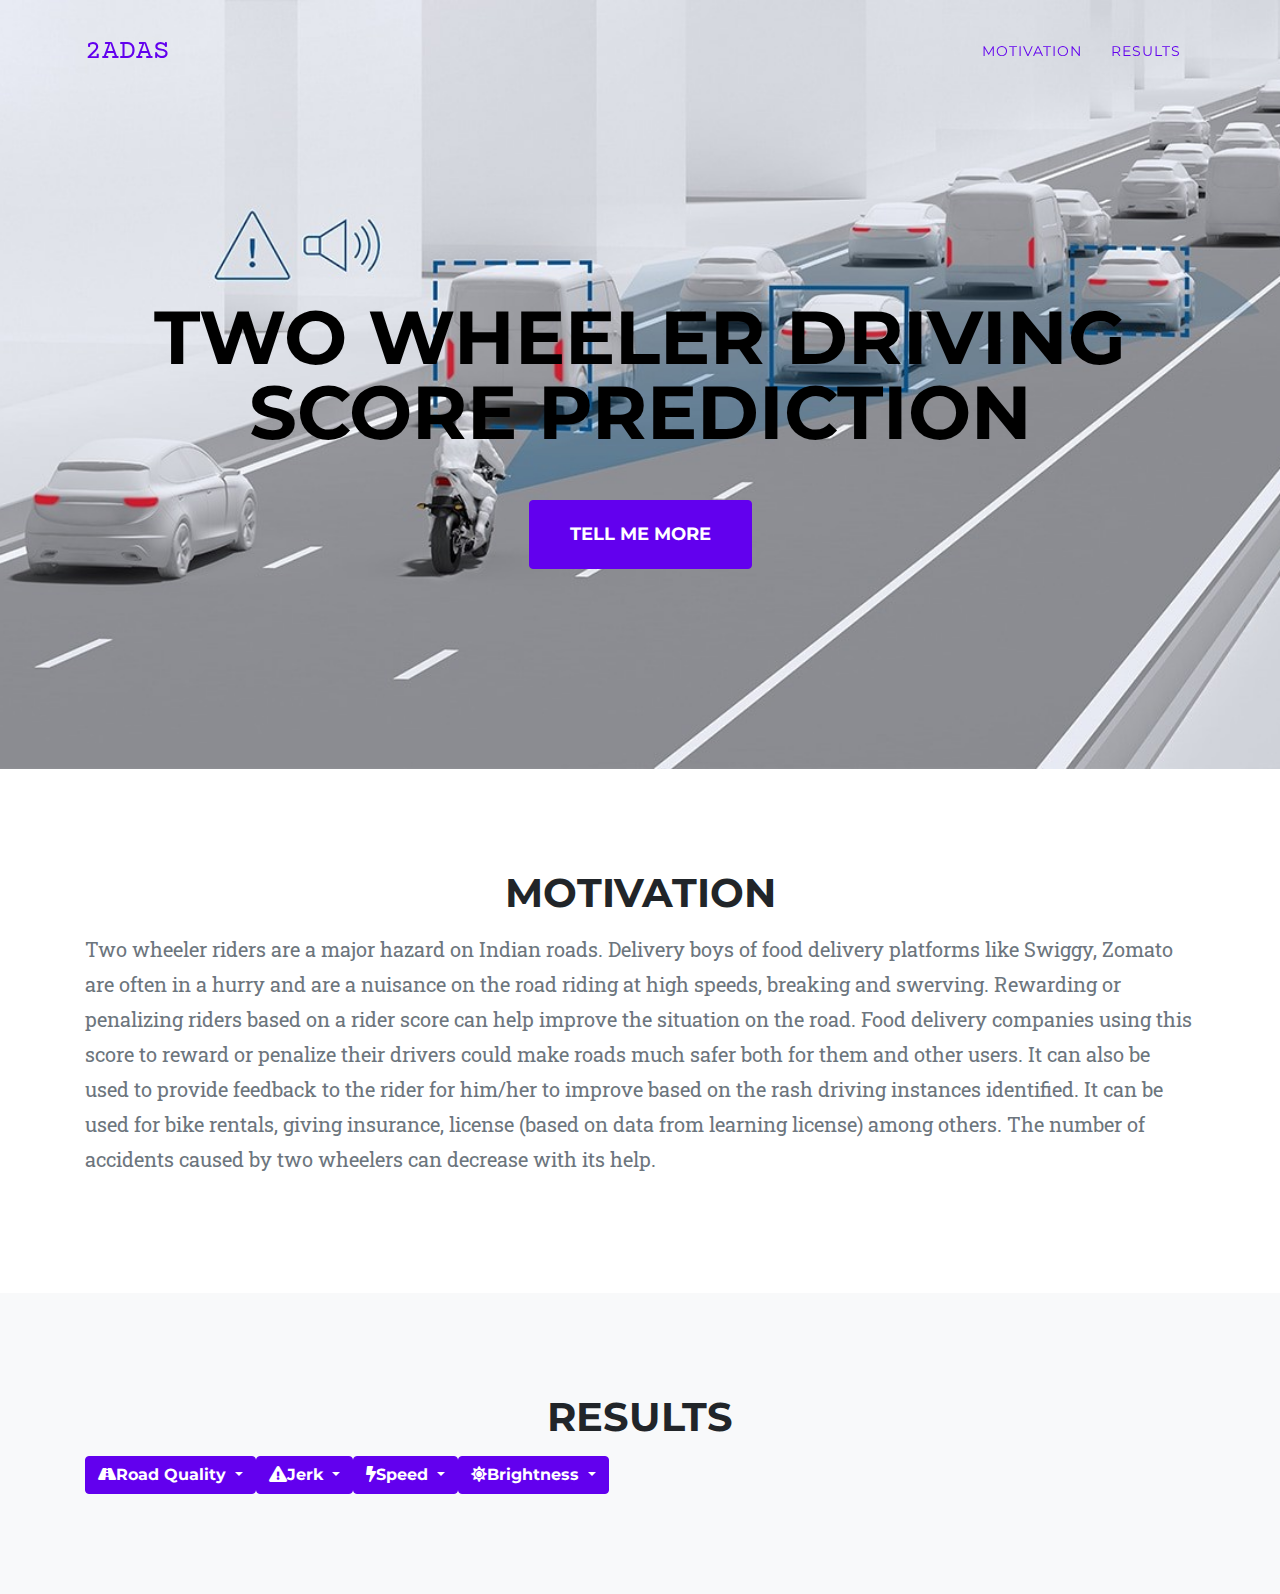
<file: index.html>
<!DOCTYPE html>
<html lang="en">

<head>

  <meta charset="utf-8">
  <meta name="viewport" content="width=device-width, initial-scale=1, shrink-to-fit=no">
  <meta name="description" content="">
  <meta name="author" content="">

  <title>Driving Score</title>

  <!-- FavIcon -->
  <link rel="shortcut icon" type="image/png" href="img/logos/cvit.jpg"/>

  <!-- Bootstrap core CSS -->
  <link href="vendor/bootstrap/css/bootstrap.min.css" rel="stylesheet">

  <!-- Custom fonts for this template -->
  <link href="vendor/fontawesome-free/css/all.min.css" rel="stylesheet" type="text/css">
  <link href="https://fonts.googleapis.com/css?family=Montserrat:400,700" rel="stylesheet" type="text/css">
  <link href='https://fonts.googleapis.com/css?family=Kaushan+Script' rel='stylesheet' type='text/css'>
  <link href='https://fonts.googleapis.com/css?family=Droid+Serif:400,700,400italic,700italic' rel='stylesheet' type='text/css'>
  <link href='https://fonts.googleapis.com/css?family=Roboto+Slab:400,100,300,700' rel='stylesheet' type='text/css'>
  <link href="https://fonts.googleapis.com/css?family=Courier+Prime&display=swap" rel="stylesheet">

  <!-- Custom styles for this template -->
  <link href="css/agency.css" rel="stylesheet">

</head>

<body id="page-top">

  <!-- Navigation -->
  <nav class="navbar navbar-expand-lg navbar-dark fixed-top" id="mainNav">
    <div class="container">
      <a class="navbar-brand js-scroll-trigger" href="#page-top">2ADAS</a>
      <button class="navbar-toggler navbar-toggler-right" type="button" data-toggle="collapse" data-target="#navbarResponsive" aria-controls="navbarResponsive" aria-expanded="false" aria-label="Toggle navigation">
        Menu
        <i class="fas fa-bars"></i>
      </button>
      <div class="collapse navbar-collapse" id="navbarResponsive">
        <ul class="navbar-nav text-uppercase ml-auto">
          <li class="nav-item">
            <a class="nav-link js-scroll-trigger" href="#services">Motivation</a>
          </li>
<!--           <li class="nav-item">
            <a class="nav-link js-scroll-trigger" href="#portfolio">Project</a>
          </li> -->
          <li class="nav-item">
            <a class="nav-link js-scroll-trigger" href="#about">Results</a>
          </li>
        </ul>
      </div>
    </div>
  </nav>

  <!-- Header -->
  <header class="masthead">
    <div class="container">
      <div class="intro-text">
        <div class="intro-heading text-uppercase">Two Wheeler Driving Score Prediction</div>
        <a class="btn btn-primary btn-xl text-uppercase js-scroll-trigger" href="#services">Tell Me More</a>
      </div>
    </div>
  </header>

  <!-- Motivation -->
  <section class="page-section" id="services">
    <div class="container">
      <div class="row">
        <div class="col-lg-12 text-center">
          <h2 class="section-heading text-uppercase">Motivation</h2>
          <p style="font-size:20px" class="text-muted">Two wheeler riders are a major hazard on Indian roads. Delivery boys of food delivery platforms like Swiggy, Zomato are often in a hurry and are a nuisance on the road riding at high speeds, breaking and swerving. Rewarding or penalizing riders based on a rider score can help improve the situation on the road. Food delivery companies using this score to reward or penalize their drivers could make roads much safer both for them and other users. It can also be used to provide feedback to the rider for him/her to improve based on the rash driving instances identified. It can be used for bike rentals, giving insurance, license (based on data from learning license) among others. The number of accidents caused by two wheelers can decrease with its help.  </h3>
        </div>
      </div>
    </div>
  </section>

  <!-- Project -->
<!--   <section class="page-section" id="portfolio">
    <div class="container">
      <div class="row">
        <div class="col-lg-12 text-center">
          <h2 class="section-heading text-uppercase">About</h2>
          <h3 class="section-subheading text-muted">Lorem ipsum dolor sit amet consectetur.</h3>
        </div>
      </div>
      <div class="row">
        <div class="col-lg-12">
          <ul class="timeline">
            <li>
              <div class="timeline-image">
                <img class="rounded-circle img-fluid" src="img/about/1.jpg" alt="">
              </div>
              <div class="timeline-panel">
                <div class="timeline-heading">
                  <h4>2009-2011</h4>
                    <h4 class="subheading">Our Humble Beginnings</h4>
                  </div>
                  <div class="timeline-body">
                  <p class="text-muted">Lorem ipsum dolor sit amet, consectetur adipisicing elit. Sunt ut voluptatum eius sapiente, totam reiciendis temporibus qui quibusdam, recusandae sit vero unde, sed, incidunt et ea quo dolore laudantium consectetur!</p>
                </div>
              </div>
            </li>
            <li class="timeline-inverted">
              <div class="timeline-image">
                <img class="rounded-circle img-fluid" src="img/about/2.jpg" alt="">
              </div>
              <div class="timeline-panel">
                <div class="timeline-heading">
                  <h4>March 2011</h4>
                  <h4 class="subheading">An Agency is Born</h4>
                </div>
                <div class="timeline-body">
                  <p class="text-muted">Lorem ipsum dolor sit amet, consectetur adipisicing elit. Sunt ut voluptatum eius sapiente, totam reiciendis temporibus qui quibusdam, recusandae sit vero unde, sed, incidunt et ea quo dolore laudantium consectetur!</p>
                </div>
              </div>
            </li>
            <li>
              <div class="timeline-image">
                <img class="rounded-circle img-fluid" src="img/about/3.jpg" alt="">
              </div>
              <div class="timeline-panel">
                <div class="timeline-heading">
                  <h4>December 2012</h4>
                  <h4 class="subheading">Transition to Full Service</h4>
                </div>
                <div class="timeline-body">
                  <p class="text-muted">Lorem ipsum dolor sit amet, consectetur adipisicing elit. Sunt ut voluptatum eius sapiente, totam reiciendis temporibus qui quibusdam, recusandae sit vero unde, sed, incidunt et ea quo dolore laudantium consectetur!</p>
                </div>
              </div>
            </li>
            <li class="timeline-inverted">
              <div class="timeline-image">
                <img class="rounded-circle img-fluid" src="img/about/4.jpg" alt="">
              </div>
              <div class="timeline-panel">
                <div class="timeline-heading">
                  <h4>July 2014</h4>
                  <h4 class="subheading">Phase Two Expansion</h4>
                </div>
                <div class="timeline-body">
                  <p class="text-muted">Lorem ipsum dolor sit amet, consectetur adipisicing elit. Sunt ut voluptatum eius sapiente, totam reiciendis temporibus qui quibusdam, recusandae sit vero unde, sed, incidunt et ea quo dolore laudantium consectetur!</p>
                </div>
              </div>
            </li>
            <li class="timeline-inverted">
              <div class="timeline-image">
                <h4>Be Part
                  <br>Of Our
                  <br>Story!</h4>
              </div>
            </li>
          </ul>
        </div>
      </div>
    </div>
  </section> -->

  <!-- Results -->
  <section class="bg-light page-section" id="about">
    <div class="container">
      <div class="row">
        <div class="col-lg-12 text-center">
          <h2 class="section-heading text-uppercase">Results</h2>
          <!-- <h3 class="section-subheading text-muted">Lorem ipsum dolor sit amet consectetur.</h3> -->
        </div>
      </div>
      <div class="btn-group">
        <div class="features">
          <button type="button" class="btn btn-primary dropdown-toggle" data-toggle="dropdown" aria-haspopup="true" aria-expanded="false">
            <i class="fa fa-road"></i><span>Road Quality</span>
          </button>
          <div class="dropdown-menu" aria-labelledby="navbarDropdown">
            <label class="container">Bad
                <input type="radio" class="radio" name= "road_quality_index" value="1" onclick="setFeature(0, 1);">
                <span class="checkmark"></span>
            </label>
            <label class="container">Good
                <input type="radio" class="radio" name= "road_quality_index" value="0" onclick="setFeature(0, 0);">
                <span class="checkmark"></span>
            </label>
             <label class="container">Average
                <input type="radio" class="radio" name= "road_quality_index" value="0.5" onclick="setFeature(0, 0.5);">
                <span class="checkmark"></span>
            </label>
            <label class="container">All
                <input type="radio" class="radio" name= "road_quality_index" value="2" onclick="setFeature(0, 2);" checked="checked">
                <span class="checkmark"></span>
            </label>
          </div>
        </div>

        <div class="features">
          <button type="button" class="btn btn-primary dropdown-toggle" data-toggle="dropdown" aria-haspopup="true" aria-expanded="false">
            <i class="fa fa-exclamation-triangle"></i><span>Jerk</span>
          </button>
          <div class="dropdown-menu" aria-labelledby="navbarDropdown">
            <label class="container">Yes
                <input type="radio" class="radio" name= "jerk" value="1" onclick="setFeature(1, 1);">
                <span class="checkmark"></span>
            </label>
            <label class="container">No
                <input type="radio" class="radio" name= "jerk" value="0" onclick="setFeature(1, 0);">
                <span class="checkmark"></span>
            </label>
            <label class="container">All
                <input type="radio" class="radio" name= "jerk" value="2" onclick="setFeature(1, 2);" checked="checked">
                <span class="checkmark"></span>
            </label>
          </div>
        </div>

        <div class="features">
          <button type="button" class="btn btn-primary dropdown-toggle" data-toggle="dropdown" aria-haspopup="true" aria-expanded="false">
            <i class="fa fa-bolt"></i><span>Speed</span>
          </button>
          <div class="dropdown-menu" aria-labelledby="navbarDropdown">
            <label class="container">Yes
                <input type="radio" class="radio" name= "speed_limit" value="1" onclick="setFeature(2, 1);">
                <span class="checkmark"></span>
            </label>
            <label class="container">No
                <input type="radio" class="radio" name= "speed_limit" value="0" onclick="setFeature(2, 0);">
                <span class="checkmark"></span>
            </label>
            <label class="container">All
                <input type="radio" class="radio" name= "speed_limit" value="2" onclick="setFeature(2, 2);" checked="checked">
                <span class="checkmark"></span>
            </label>
          </div>
        </div>

        <div class="features">
          <button type="button" class="btn btn-primary dropdown-toggle" data-toggle="dropdown" aria-haspopup="true" aria-expanded="false">
            <i class="fa fa-sun"></i><span>Brightness</span>
          </button>
          <div class="dropdown-menu" aria-labelledby="navbarDropdown">
            <label class="container">Day
                <input type="radio" class="radio" name= "day_night" value="1" onclick="setFeature(3, 1);">
                <span class="checkmark"></span>
            </label>
            <label class="container">Night
                <input type="radio" class="radio" name= "day_night" value="0" onclick="setFeature(3, 0);">
                <span class="checkmark"></span>
            </label>
            <label class="container">All
                <input type="radio" class="radio" name= "day_night" value="2" onclick="setFeature(3, 2);" checked="checked">
                <span class="checkmark"></span>
            </label>
          </div>
        </div>
      </div>
      <div class="row" id="videos">
      </div>
    </div>
  </section>

  <!-- Bootstrap core JavaScript -->
  <script src="vendor/jquery/jquery.min.js"></script>
  <script src="vendor/bootstrap/js/bootstrap.bundle.min.js"></script>

  <!-- Plugin JavaScript -->
  <script src="vendor/jquery-easing/jquery.easing.min.js"></script>

  <!-- Contact form JavaScript -->
  <script src="js/jqBootstrapValidation.js"></script>
  <script src="js/contact_me.js"></script>

  <!-- Custom scripts for this template -->
  <script src="js/agency.min.js"></script>

  <!-- Custom scripts for this template -->
  <script type = "text/javascript" src="js/data.json"></script>
  <script type = "text/javascript" src="js/data1.json"></script>
  <script src="js/loadData.js"></script>
</body>

</html>
</file>
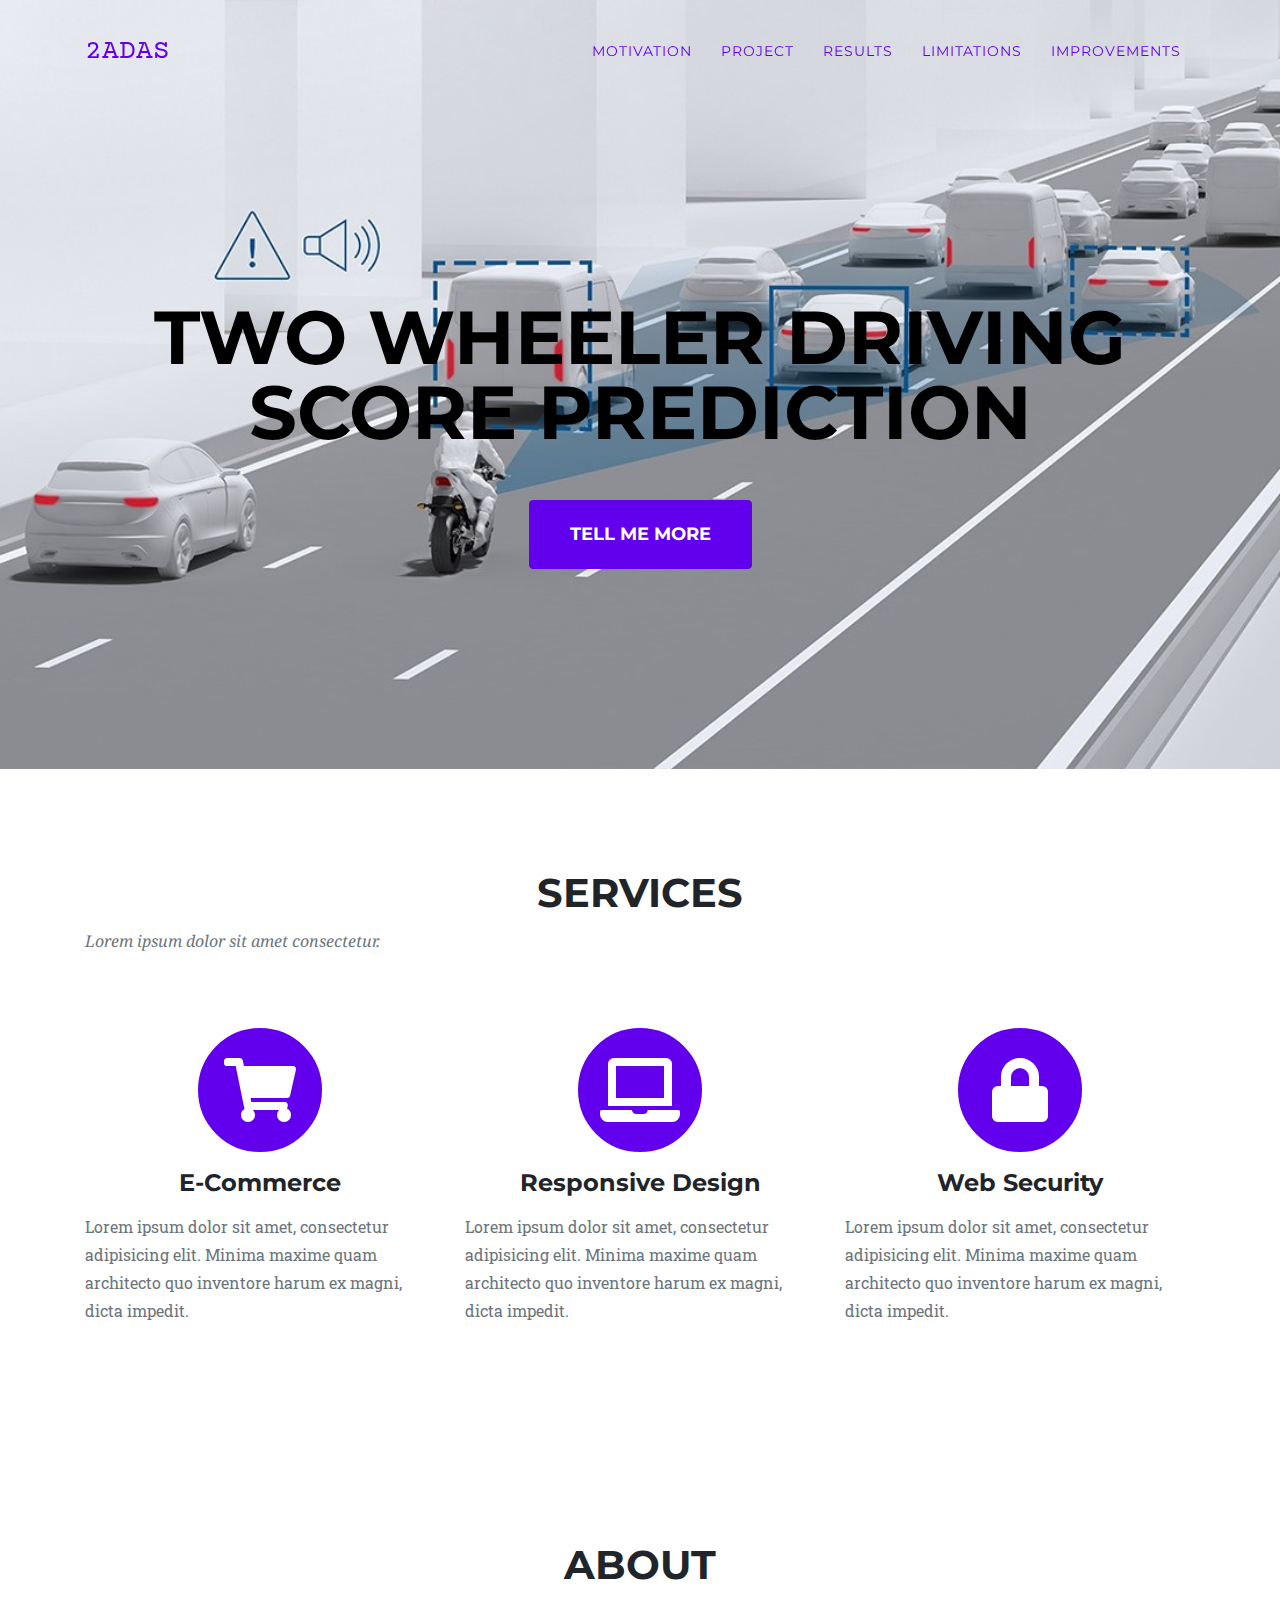
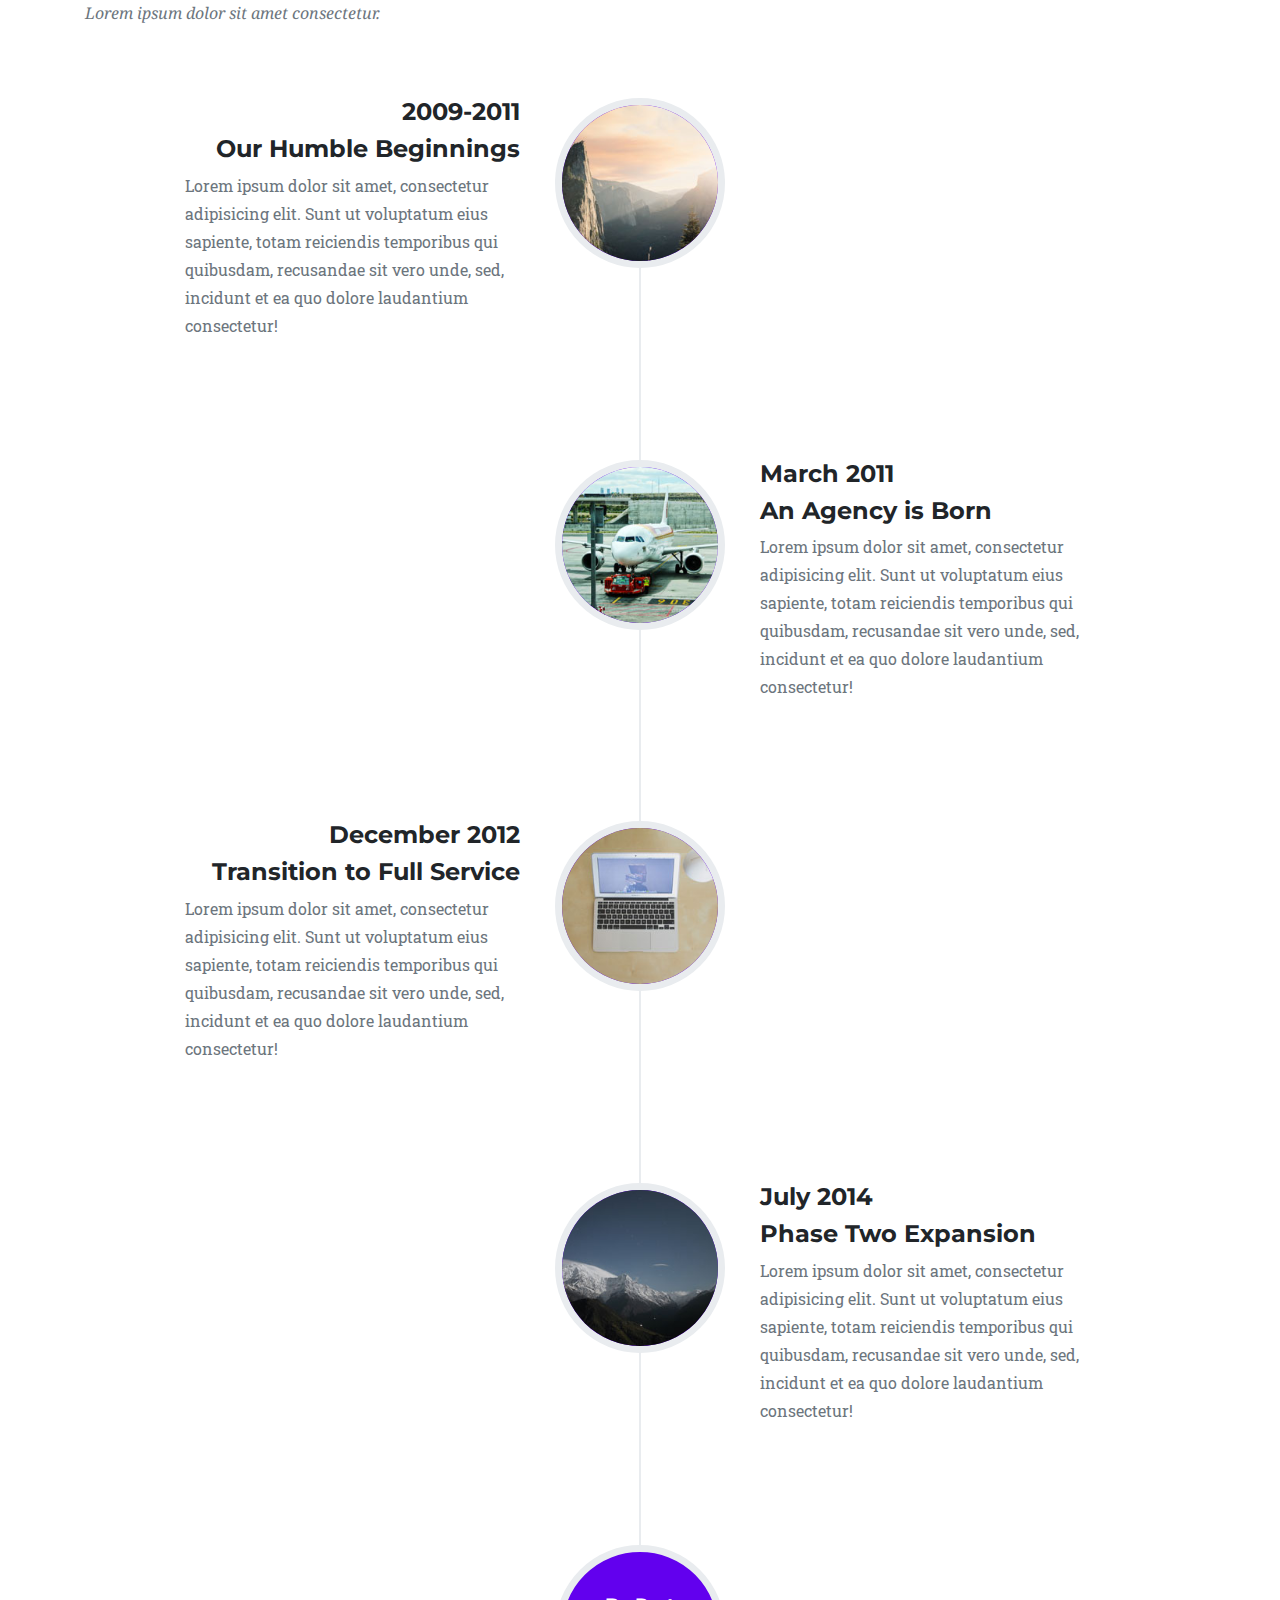
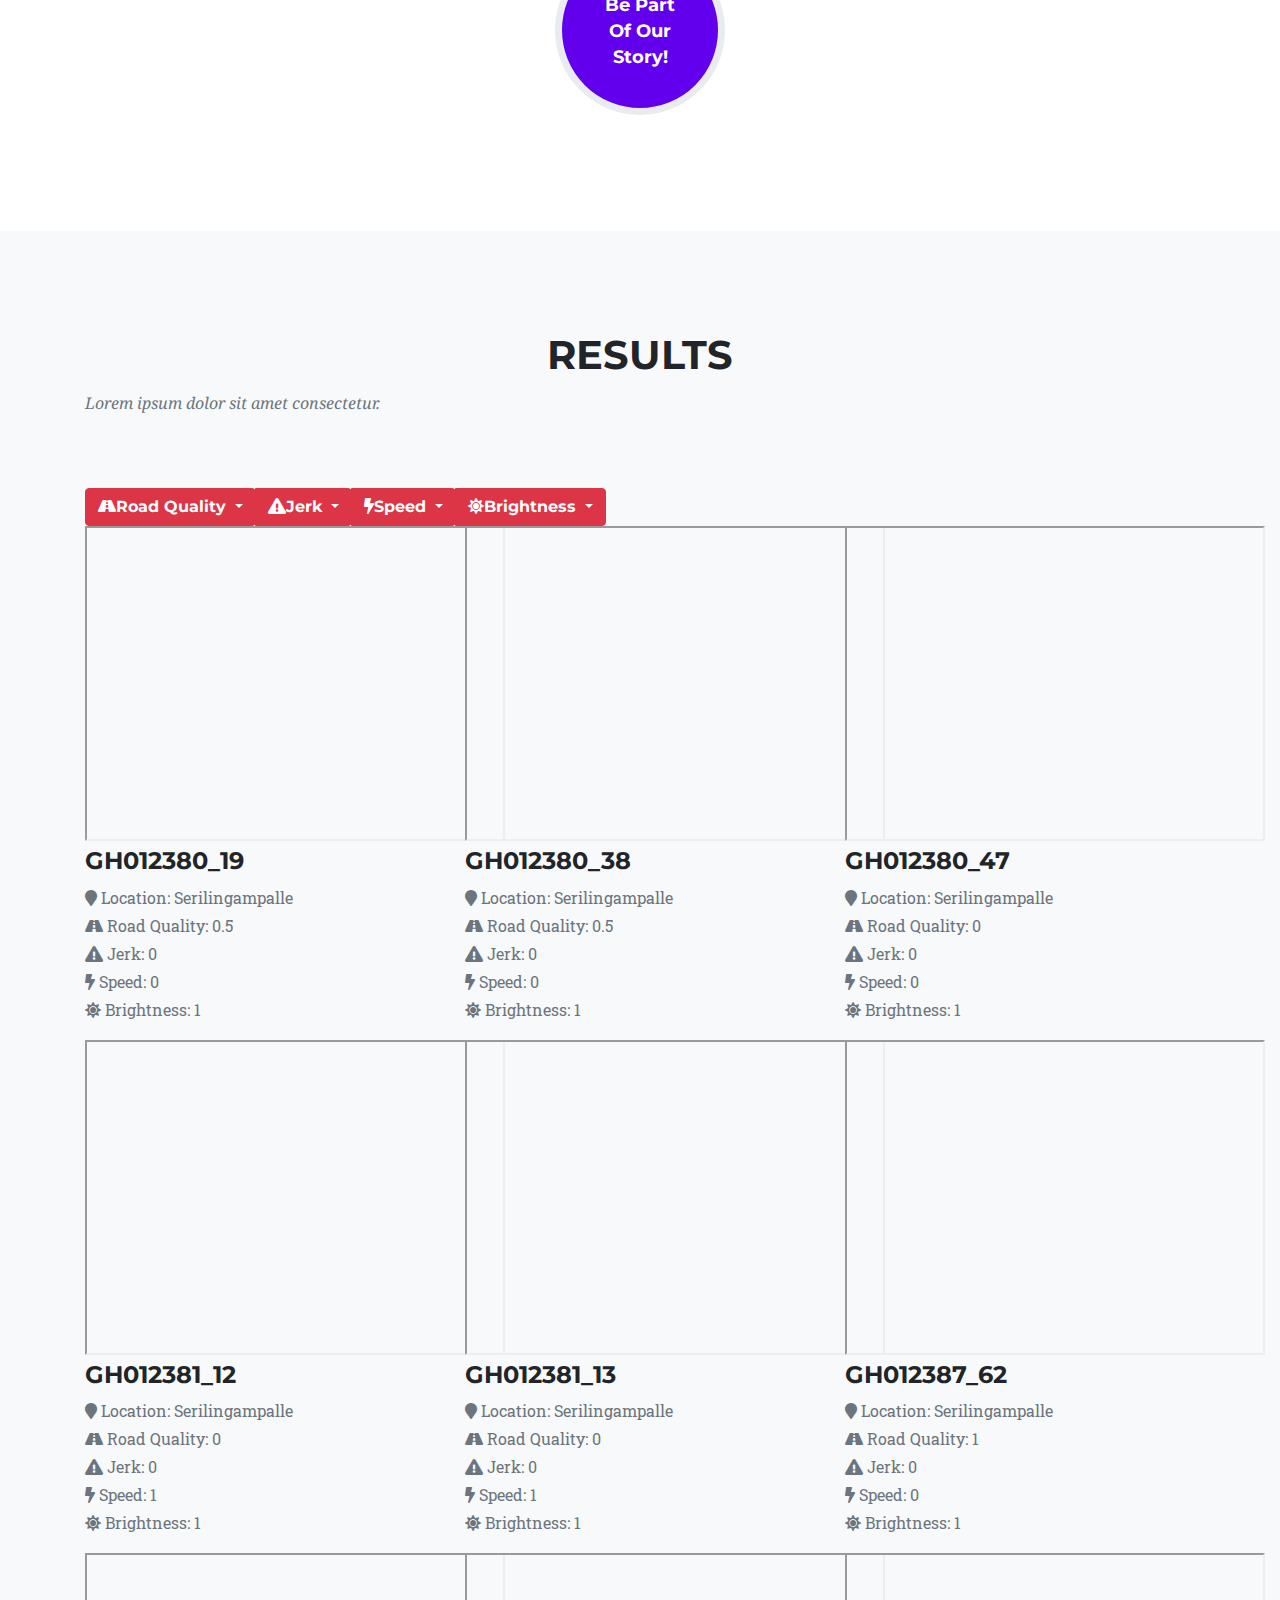
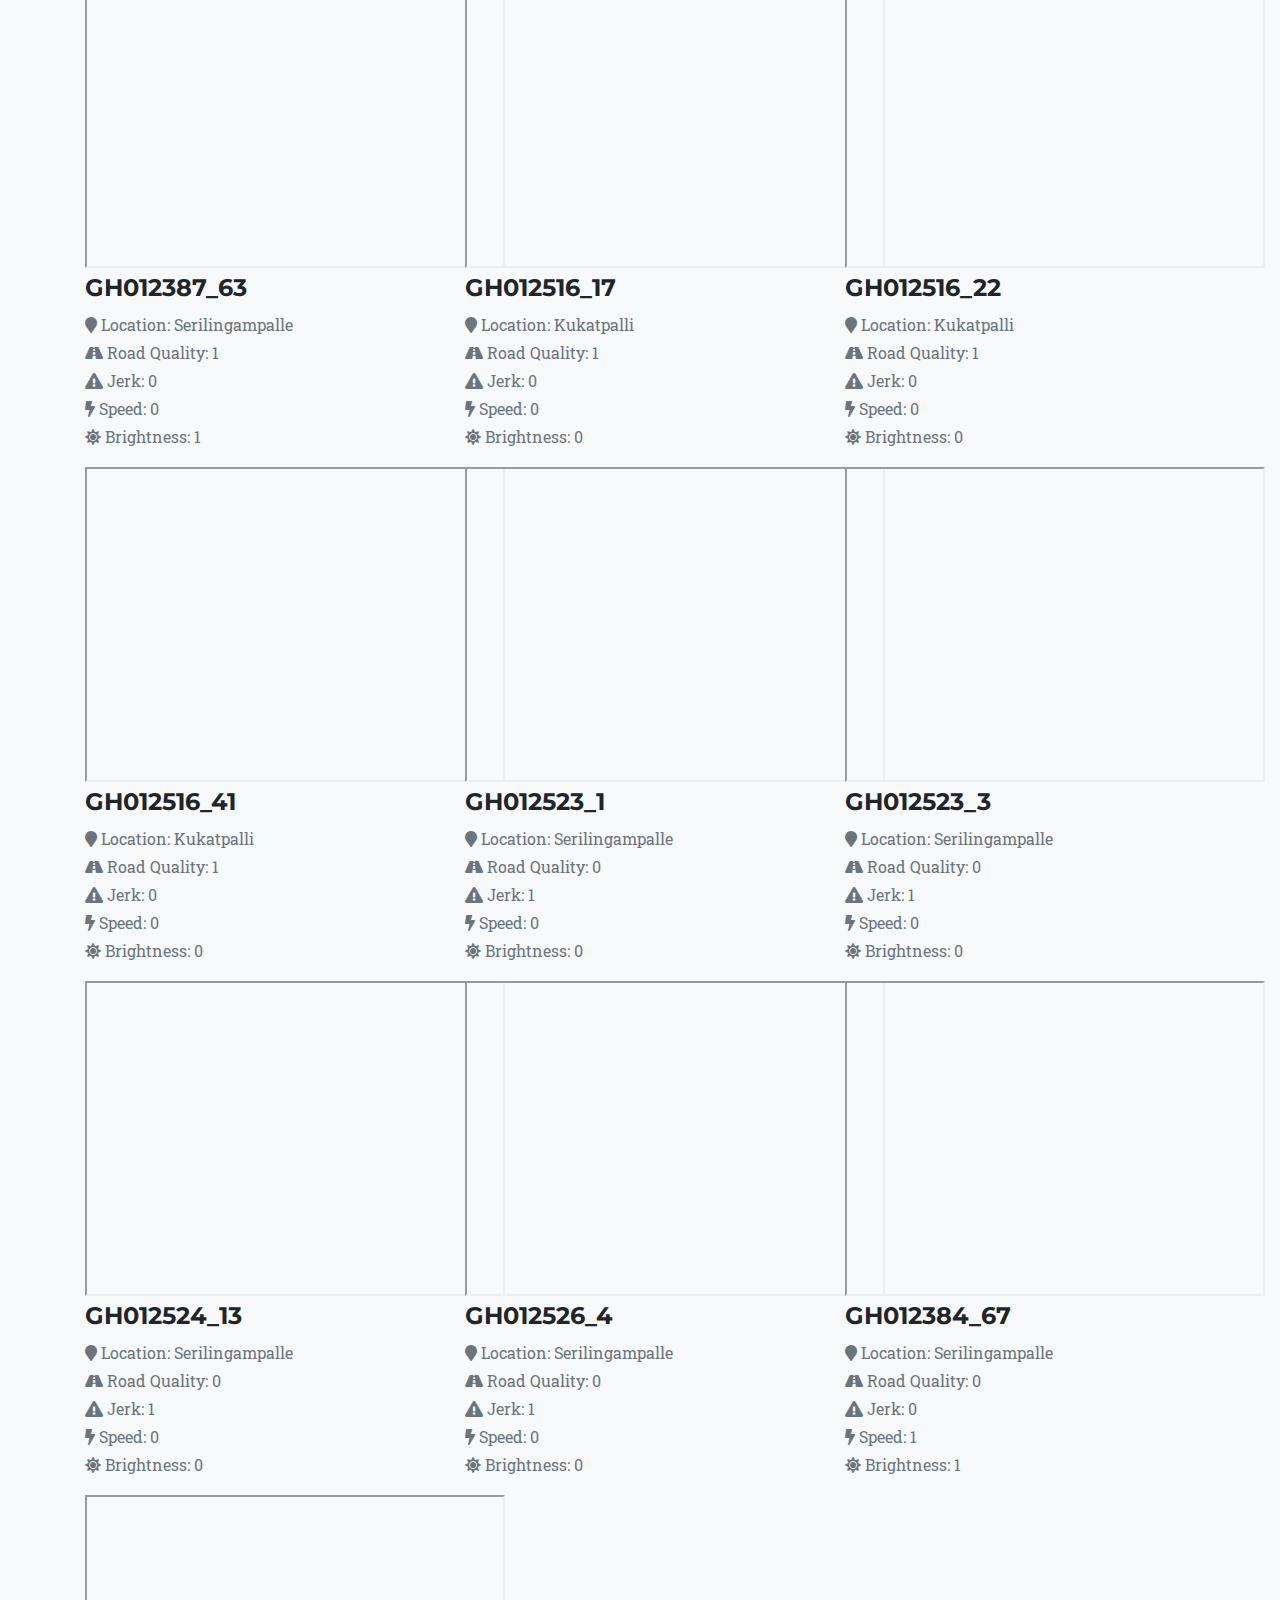
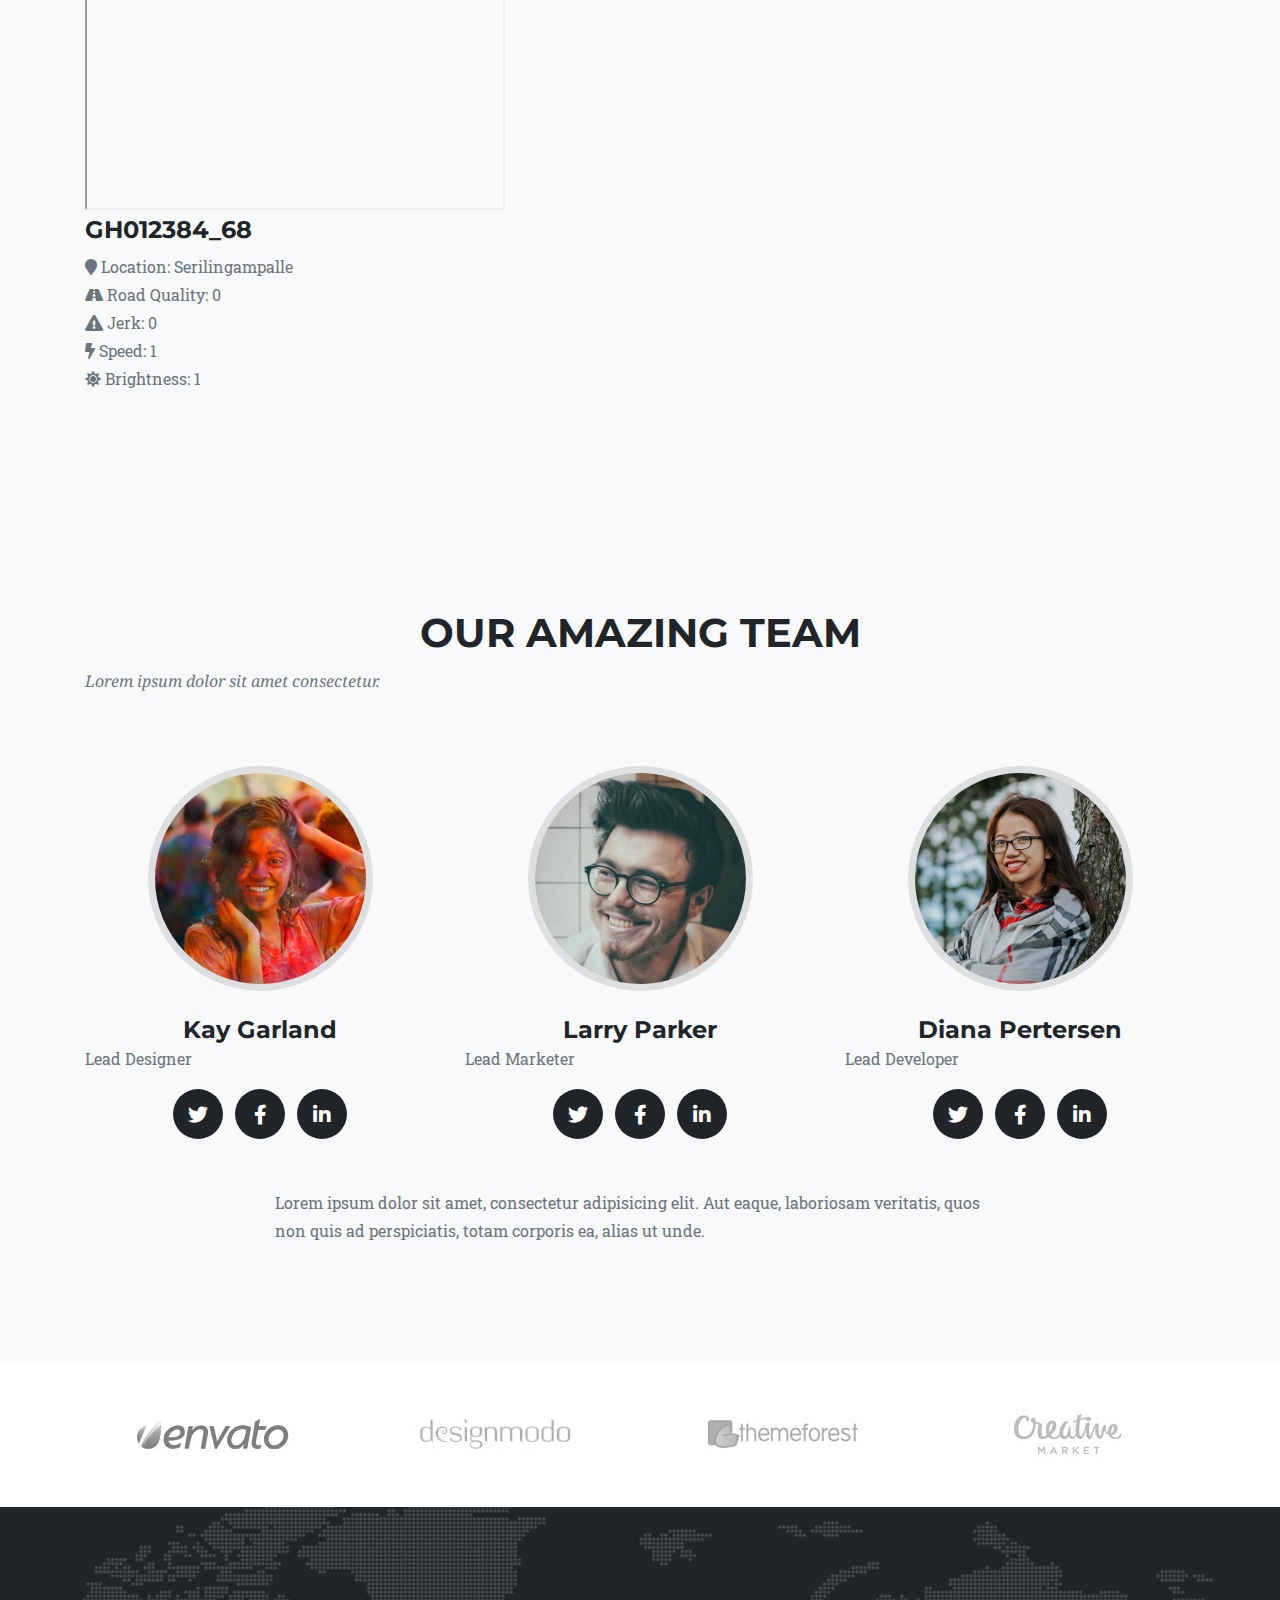
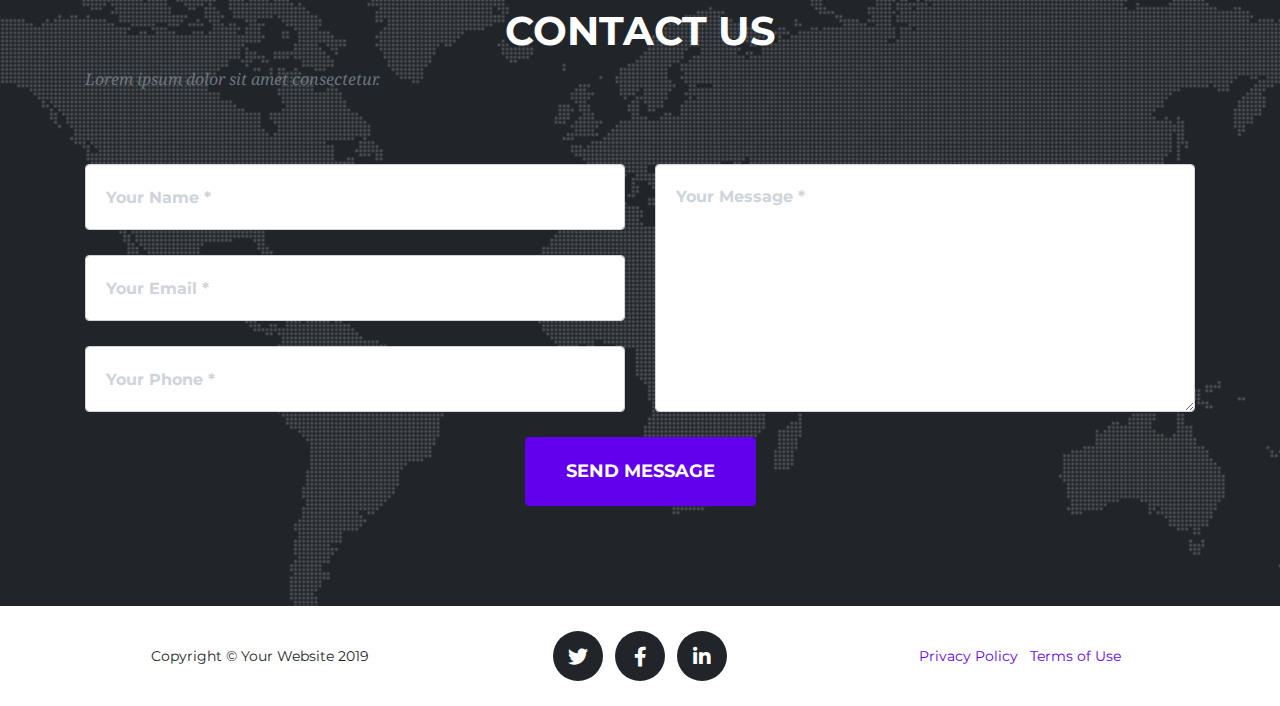
<file: startbootstrap-agency-gh-pages/startbootstrap-agency-gh-pages/index.html>
<!DOCTYPE html>
<html lang="en">

<head>

  <meta charset="utf-8">
  <meta name="viewport" content="width=device-width, initial-scale=1, shrink-to-fit=no">
  <meta name="description" content="">
  <meta name="author" content="">

  <title>Agency - Start Bootstrap Theme</title>

  <!-- Bootstrap core CSS -->
  <link href="vendor/bootstrap/css/bootstrap.min.css" rel="stylesheet">

  <!-- Custom fonts for this template -->
  <link href="vendor/fontawesome-free/css/all.min.css" rel="stylesheet" type="text/css">
  <link href="https://fonts.googleapis.com/css?family=Montserrat:400,700" rel="stylesheet" type="text/css">
  <link href='https://fonts.googleapis.com/css?family=Kaushan+Script' rel='stylesheet' type='text/css'>
  <link href='https://fonts.googleapis.com/css?family=Droid+Serif:400,700,400italic,700italic' rel='stylesheet' type='text/css'>
  <link href='https://fonts.googleapis.com/css?family=Roboto+Slab:400,100,300,700' rel='stylesheet' type='text/css'>
  <link href="https://fonts.googleapis.com/css?family=Courier+Prime&display=swap" rel="stylesheet">

  <!-- Custom styles for this template -->
  <!-- <link href="css/agency.min.css" rel="stylesheet"> -->
  <!-- <link href="css/agency.min.css" rel="stylesheet"> -->
  <link href="css/agency.css" rel="stylesheet">

</head>

<body id="page-top">

  <!-- Navigation -->
  <nav class="navbar navbar-expand-lg navbar-dark fixed-top" id="mainNav">
    <div class="container">
      <a class="navbar-brand js-scroll-trigger" href="#page-top">2ADAS</a>
      <button class="navbar-toggler navbar-toggler-right" type="button" data-toggle="collapse" data-target="#navbarResponsive" aria-controls="navbarResponsive" aria-expanded="false" aria-label="Toggle navigation">
        Menu
        <i class="fas fa-bars"></i>
      </button>
      <div class="collapse navbar-collapse" id="navbarResponsive">
        <ul class="navbar-nav text-uppercase ml-auto">
          <li class="nav-item">
            <a class="nav-link js-scroll-trigger" href="#services">Motivation</a>
          </li>
          <li class="nav-item">
            <a class="nav-link js-scroll-trigger" href="#portfolio">Project</a>
          </li>
          <li class="nav-item">
            <a class="nav-link js-scroll-trigger" href="#about">Results</a>
          </li>
          <li class="nav-item">
            <a class="nav-link js-scroll-trigger" href="#team">Limitations</a>
          </li>
          <li class="nav-item">
            <a class="nav-link js-scroll-trigger" href="#contact">Improvements</a>
          </li>
        </ul>
      </div>
    </div>
  </nav>

  <!-- Header -->
  <header class="masthead">
    <div class="container">
      <div class="intro-text">
        <!-- <div class="intro-lead-in">Welcome To Our Studio!</div> -->
        <div class="intro-heading text-uppercase">Two Wheeler Driving Score Prediction</div>
        <a class="btn btn-primary btn-xl text-uppercase js-scroll-trigger" href="#services">Tell Me More</a>
      </div>
    </div>
  </header>

  <!-- Motivation -->
  <section class="page-section" id="services">
    <div class="container">
      <div class="row">
        <div class="col-lg-12 text-center">
          <h2 class="section-heading text-uppercase">Services</h2>
          <h3 class="section-subheading text-muted">Lorem ipsum dolor sit amet consectetur.</h3>
        </div>
      </div>
      <div class="row text-center">
        <div class="col-md-4">
          <span class="fa-stack fa-4x">
            <i class="fas fa-circle fa-stack-2x text-primary"></i>
            <i class="fas fa-shopping-cart fa-stack-1x fa-inverse"></i>
          </span>
          <h4 class="service-heading">E-Commerce</h4>
          <p class="text-muted">Lorem ipsum dolor sit amet, consectetur adipisicing elit. Minima maxime quam architecto quo inventore harum ex magni, dicta impedit.</p>
        </div>
        <div class="col-md-4">
          <span class="fa-stack fa-4x">
            <i class="fas fa-circle fa-stack-2x text-primary"></i>
            <i class="fas fa-laptop fa-stack-1x fa-inverse"></i>
          </span>
          <h4 class="service-heading">Responsive Design</h4>
          <p class="text-muted">Lorem ipsum dolor sit amet, consectetur adipisicing elit. Minima maxime quam architecto quo inventore harum ex magni, dicta impedit.</p>
        </div>
        <div class="col-md-4">
          <span class="fa-stack fa-4x">
            <i class="fas fa-circle fa-stack-2x text-primary"></i>
            <i class="fas fa-lock fa-stack-1x fa-inverse"></i>
          </span>
          <h4 class="service-heading">Web Security</h4>
          <p class="text-muted">Lorem ipsum dolor sit amet, consectetur adipisicing elit. Minima maxime quam architecto quo inventore harum ex magni, dicta impedit.</p>
        </div>
      </div>
    </div>
  </section>

  <!-- Project -->
  <section class="page-section" id="portfolio">
    <div class="container">
      <div class="row">
        <div class="col-lg-12 text-center">
          <h2 class="section-heading text-uppercase">About</h2>
          <h3 class="section-subheading text-muted">Lorem ipsum dolor sit amet consectetur.</h3>
        </div>
      </div>
      <div class="row">
        <div class="col-lg-12">
          <ul class="timeline">
            <li>
              <div class="timeline-image">
                <img class="rounded-circle img-fluid" src="img/about/1.jpg" alt="">
              </div>
              <div class="timeline-panel">
                <div class="timeline-heading">
                  <h4>2009-2011</h4>
                  <h4 class="subheading">Our Humble Beginnings</h4>
                </div>
                <div class="timeline-body">
                  <p class="text-muted">Lorem ipsum dolor sit amet, consectetur adipisicing elit. Sunt ut voluptatum eius sapiente, totam reiciendis temporibus qui quibusdam, recusandae sit vero unde, sed, incidunt et ea quo dolore laudantium consectetur!</p>
                </div>
              </div>
            </li>
            <li class="timeline-inverted">
              <div class="timeline-image">
                <img class="rounded-circle img-fluid" src="img/about/2.jpg" alt="">
              </div>
              <div class="timeline-panel">
                <div class="timeline-heading">
                  <h4>March 2011</h4>
                  <h4 class="subheading">An Agency is Born</h4>
                </div>
                <div class="timeline-body">
                  <p class="text-muted">Lorem ipsum dolor sit amet, consectetur adipisicing elit. Sunt ut voluptatum eius sapiente, totam reiciendis temporibus qui quibusdam, recusandae sit vero unde, sed, incidunt et ea quo dolore laudantium consectetur!</p>
                </div>
              </div>
            </li>
            <li>
              <div class="timeline-image">
                <img class="rounded-circle img-fluid" src="img/about/3.jpg" alt="">
              </div>
              <div class="timeline-panel">
                <div class="timeline-heading">
                  <h4>December 2012</h4>
                  <h4 class="subheading">Transition to Full Service</h4>
                </div>
                <div class="timeline-body">
                  <p class="text-muted">Lorem ipsum dolor sit amet, consectetur adipisicing elit. Sunt ut voluptatum eius sapiente, totam reiciendis temporibus qui quibusdam, recusandae sit vero unde, sed, incidunt et ea quo dolore laudantium consectetur!</p>
                </div>
              </div>
            </li>
            <li class="timeline-inverted">
              <div class="timeline-image">
                <img class="rounded-circle img-fluid" src="img/about/4.jpg" alt="">
              </div>
              <div class="timeline-panel">
                <div class="timeline-heading">
                  <h4>July 2014</h4>
                  <h4 class="subheading">Phase Two Expansion</h4>
                </div>
                <div class="timeline-body">
                  <p class="text-muted">Lorem ipsum dolor sit amet, consectetur adipisicing elit. Sunt ut voluptatum eius sapiente, totam reiciendis temporibus qui quibusdam, recusandae sit vero unde, sed, incidunt et ea quo dolore laudantium consectetur!</p>
                </div>
              </div>
            </li>
            <li class="timeline-inverted">
              <div class="timeline-image">
                <h4>Be Part
                  <br>Of Our
                  <br>Story!</h4>
              </div>
            </li>
          </ul>
        </div>
      </div>
    </div>
  </section>

  <!-- Results -->
  <section class="bg-light page-section" id="about">
    <div class="container">
      <div class="row">
        <div class="col-lg-12 text-center">
          <h2 class="section-heading text-uppercase">Results</h2>
          <h3 class="section-subheading text-muted">Lorem ipsum dolor sit amet consectetur.</h3>
        </div>
      </div>
      <div class="btn-group">
        <button type="button" class="btn btn-danger dropdown-toggle" data-toggle="dropdown" aria-haspopup="true" aria-expanded="false">
          <i class="fa fa-road"></i><span>Road Quality</span>
        </button>
        <div class="dropdown-menu" aria-labelledby="navbarDropdown">
          <label class="container">Yes
              <input type="radio" class="radio" name= "road_quality_index" value="1" onclick="setFeature(this);">
              <span class="checkmark"></span>
          </label>
          <label class="container">No
              <input type="radio" class="radio" name= "road_quality_index" value="0" onclick="setFeature(this);">
              <span class="checkmark"></span>
          </label>
          <label class="container">All
              <input type="radio" class="radio" name= "road_quality_index" value="2" onclick="setFeature(this);" checked="checked">
              <span class="checkmark"></span>
          </label>
        </div>
        <button type="button" class="btn btn-danger dropdown-toggle" data-toggle="dropdown" aria-haspopup="true" aria-expanded="false">
          <i class="fa fa-exclamation-triangle"></i><span>Jerk</span>
        </button>
        <div class="dropdown-menu" aria-labelledby="navbarDropdown">
          <label class="container">Yes
              <input type="radio" class="radio" name= "jerk" value="1" onclick="setFeature(1, 1);">
              <span class="checkmark"></span>
          </label>
          <label class="container">No
              <input type="radio" class="radio" name= "jerk" value="0" onclick="setFeature(1, 0);">
              <span class="checkmark"></span>
          </label>
          <label class="container">All
              <input type="radio" class="radio" name= "jerk" value="2" onclick="setFeature(1, 2);" checked="checked">
              <span class="checkmark"></span>
          </label>
        </div>
        <button type="button" class="btn btn-danger dropdown-toggle" data-toggle="dropdown" aria-haspopup="true" aria-expanded="false">
          <i class="fa fa-bolt"></i><span>Speed</span>
        </button>
        <div class="dropdown-menu" aria-labelledby="navbarDropdown">
          <label class="container">Yes
              <input type="radio" class="radio" name= "speed_limit" value="1" onclick="setFeature(2, 1);">
              <span class="checkmark"></span>
          </label>
          <label class="container">No
              <input type="radio" class="radio" name= "speed_limit" value="0" onclick="setFeature(2, 0);">
              <span class="checkmark"></span>
          </label>
          <label class="container">All
              <input type="radio" class="radio" name= "speed_limit" value="2" onclick="setFeature(2, 2);" checked="checked">
              <span class="checkmark"></span>
          </label>
        </div>
        <button type="button" class="btn btn-danger dropdown-toggle" data-toggle="dropdown" aria-haspopup="true" aria-expanded="false">
          <i class="fa fa-sun"></i><span>Brightness</span>
        </button>
        <div class="dropdown-menu" aria-labelledby="navbarDropdown">
          <label class="container">Yes
              <input type="radio" class="radio" name= "day_night" value="1" onclick="setFeature(3, 1);">
              <span class="checkmark"></span>
          </label>
          <label class="container">No
              <input type="radio" class="radio" name= "day_night" value="0" onclick="setFeature(3, 0);">
              <span class="checkmark"></span>
          </label>
          <label class="container">All
              <input type="radio" class="radio" name= "day_night" value="2" onclick="setFeature(3, 2);" checked="checked">
              <span class="checkmark"></span>
          </label>
        </div>
      </div>
      <div class="row" id="videos">
      </div>
    </div>
  </section>

  <!-- Team -->
  <section class="bg-light page-section" id="team">
    <div class="container">
      <div class="row">
        <div class="col-lg-12 text-center">
          <h2 class="section-heading text-uppercase">Our Amazing Team</h2>
          <h3 class="section-subheading text-muted">Lorem ipsum dolor sit amet consectetur.</h3>
        </div>
      </div>
      <div class="row">
        <div class="col-sm-4">
          <div class="team-member">
            <img class="mx-auto rounded-circle" src="img/team/1.jpg" alt="">
            <h4>Kay Garland</h4>
            <p class="text-muted">Lead Designer</p>
            <ul class="list-inline social-buttons">
              <li class="list-inline-item">
                <a href="#">
                  <i class="fab fa-twitter"></i>
                </a>
              </li>
              <li class="list-inline-item">
                <a href="#">
                  <i class="fab fa-facebook-f"></i>
                </a>
              </li>
              <li class="list-inline-item">
                <a href="#">
                  <i class="fab fa-linkedin-in"></i>
                </a>
              </li>
            </ul>
          </div>
        </div>
        <div class="col-sm-4">
          <div class="team-member">
            <img class="mx-auto rounded-circle" src="img/team/2.jpg" alt="">
            <h4>Larry Parker</h4>
            <p class="text-muted">Lead Marketer</p>
            <ul class="list-inline social-buttons">
              <li class="list-inline-item">
                <a href="#">
                  <i class="fab fa-twitter"></i>
                </a>
              </li>
              <li class="list-inline-item">
                <a href="#">
                  <i class="fab fa-facebook-f"></i>
                </a>
              </li>
              <li class="list-inline-item">
                <a href="#">
                  <i class="fab fa-linkedin-in"></i>
                </a>
              </li>
            </ul>
          </div>
        </div>
        <div class="col-sm-4">
          <div class="team-member">
            <img class="mx-auto rounded-circle" src="img/team/3.jpg" alt="">
            <h4>Diana Pertersen</h4>
            <p class="text-muted">Lead Developer</p>
            <ul class="list-inline social-buttons">
              <li class="list-inline-item">
                <a href="#">
                  <i class="fab fa-twitter"></i>
                </a>
              </li>
              <li class="list-inline-item">
                <a href="#">
                  <i class="fab fa-facebook-f"></i>
                </a>
              </li>
              <li class="list-inline-item">
                <a href="#">
                  <i class="fab fa-linkedin-in"></i>
                </a>
              </li>
            </ul>
          </div>
        </div>
      </div>
      <div class="row">
        <div class="col-lg-8 mx-auto text-center">
          <p class="large text-muted">Lorem ipsum dolor sit amet, consectetur adipisicing elit. Aut eaque, laboriosam veritatis, quos non quis ad perspiciatis, totam corporis ea, alias ut unde.</p>
        </div>
      </div>
    </div>
  </section>

  <!-- Clients -->
  <section class="py-5">
    <div class="container">
      <div class="row">
        <div class="col-md-3 col-sm-6">
          <a href="#">
            <img class="img-fluid d-block mx-auto" src="img/logos/envato.jpg" alt="">
          </a>
        </div>
        <div class="col-md-3 col-sm-6">
          <a href="#">
            <img class="img-fluid d-block mx-auto" src="img/logos/designmodo.jpg" alt="">
          </a>
        </div>
        <div class="col-md-3 col-sm-6">
          <a href="#">
            <img class="img-fluid d-block mx-auto" src="img/logos/themeforest.jpg" alt="">
          </a>
        </div>
        <div class="col-md-3 col-sm-6">
          <a href="#">
            <img class="img-fluid d-block mx-auto" src="img/logos/creative-market.jpg" alt="">
          </a>
        </div>
      </div>
    </div>
  </section>

  <!-- Contact -->
  <section class="page-section" id="contact">
    <div class="container">
      <div class="row">
        <div class="col-lg-12 text-center">
          <h2 class="section-heading text-uppercase">Contact Us</h2>
          <h3 class="section-subheading text-muted">Lorem ipsum dolor sit amet consectetur.</h3>
        </div>
      </div>
      <div class="row">
        <div class="col-lg-12">
          <form id="contactForm" name="sentMessage" novalidate="novalidate">
            <div class="row">
              <div class="col-md-6">
                <div class="form-group">
                  <input class="form-control" id="name" type="text" placeholder="Your Name *" required="required" data-validation-required-message="Please enter your name.">
                  <p class="help-block text-danger"></p>
                </div>
                <div class="form-group">
                  <input class="form-control" id="email" type="email" placeholder="Your Email *" required="required" data-validation-required-message="Please enter your email address.">
                  <p class="help-block text-danger"></p>
                </div>
                <div class="form-group">
                  <input class="form-control" id="phone" type="tel" placeholder="Your Phone *" required="required" data-validation-required-message="Please enter your phone number.">
                  <p class="help-block text-danger"></p>
                </div>
              </div>
              <div class="col-md-6">
                <div class="form-group">
                  <textarea class="form-control" id="message" placeholder="Your Message *" required="required" data-validation-required-message="Please enter a message."></textarea>
                  <p class="help-block text-danger"></p>
                </div>
              </div>
              <div class="clearfix"></div>
              <div class="col-lg-12 text-center">
                <div id="success"></div>
                <button id="sendMessageButton" class="btn btn-primary btn-xl text-uppercase" type="submit">Send Message</button>
              </div>
            </div>
          </form>
        </div>
      </div>
    </div>
  </section>

  <!-- Footer -->
  <footer class="footer">
    <div class="container">
      <div class="row align-items-center">
        <div class="col-md-4">
          <span class="copyright">Copyright &copy; Your Website 2019</span>
        </div>
        <div class="col-md-4">
          <ul class="list-inline social-buttons">
            <li class="list-inline-item">
              <a href="#">
                <i class="fab fa-twitter"></i>
              </a>
            </li>
            <li class="list-inline-item">
              <a href="#">
                <i class="fab fa-facebook-f"></i>
              </a>
            </li>
            <li class="list-inline-item">
              <a href="#">
                <i class="fab fa-linkedin-in"></i>
              </a>
            </li>
          </ul>
        </div>
        <div class="col-md-4">
          <ul class="list-inline quicklinks">
            <li class="list-inline-item">
              <a href="#">Privacy Policy</a>
            </li>
            <li class="list-inline-item">
              <a href="#">Terms of Use</a>
            </li>
          </ul>
        </div>
      </div>
    </div>
  </footer>

  <!-- Bootstrap core JavaScript -->
  <script src="vendor/jquery/jquery.min.js"></script>
  <script src="vendor/bootstrap/js/bootstrap.bundle.min.js"></script>

  <!-- Plugin JavaScript -->
  <script src="vendor/jquery-easing/jquery.easing.min.js"></script>

  <!-- Contact form JavaScript -->
  <script src="js/jqBootstrapValidation.js"></script>
  <script src="js/contact_me.js"></script>

  <!-- Custom scripts for this template -->
  <script src="js/agency.min.js"></script>

  <!-- Custom scripts for this template -->
  <script src="script.js"></script>

</body>

</html>
</file>
<file: css/agency.css>
/*!
 * Start Bootstrap - Agency v5.2.2 (https://startbootstrap.com/template-overviews/agency)
 * Copyright 2013-2019 Start Bootstrap
 * Licensed under MIT (https://github.com/BlackrockDigital/startbootstrap-agency/blob/master/LICENSE)
 */

body {
  overflow-x: hidden;
  font-family: 'Roboto Slab', -apple-system, BlinkMacSystemFont, 'Segoe UI', Roboto, 'Helvetica Neue', Arial, sans-serif, 'Apple Color Emoji', 'Segoe UI Emoji', 'Segoe UI Symbol', 'Noto Color Emoji';
}

p {
  line-height: 1.75;
}

a {
  color: #6200EE;
}

a:hover {
  color: #3700B3;
}

.text-primary {
  color: #6200EE !important;
}

h1,
h2,
h3,
h4,
h5,
h6 {
  font-weight: 700;
  font-family: 'Montserrat', -apple-system, BlinkMacSystemFont, 'Segoe UI', Roboto, 'Helvetica Neue', Arial, sans-serif, 'Apple Color Emoji', 'Segoe UI Emoji', 'Segoe UI Symbol', 'Noto Color Emoji';
}

.page-section {
  padding: 100px 0;
}

.page-section h2.section-heading {
  font-size: 40px;
  margin-top: 0;
  margin-bottom: 15px;
}

.page-section h3.section-subheading {
  font-size: 16px;
  font-weight: 400;
  font-style: italic;
  margin-bottom: 75px;
  text-transform: none;
  font-family: 'Droid Serif', -apple-system, BlinkMacSystemFont, 'Segoe UI', Roboto, 'Helvetica Neue', Arial, sans-serif, 'Apple Color Emoji', 'Segoe UI Emoji', 'Segoe UI Symbol', 'Noto Color Emoji';
}

@media (min-width: 768px) {
  section {
    padding: 150px 0;
  }
}

::-moz-selection {
  background: #6200EE;
  text-shadow: none;
}

::selection {
  background: #6200EE;
  text-shadow: none;
}

img::-moz-selection {
  background: transparent;
}

img::selection {
  background: transparent;
}

img::-moz-selection {
  background: transparent;
}

.btn {
  font-family: 'Montserrat', -apple-system, BlinkMacSystemFont, 'Segoe UI', Roboto, 'Helvetica Neue', Arial, sans-serif, 'Apple Color Emoji', 'Segoe UI Emoji', 'Segoe UI Symbol', 'Noto Color Emoji';
  font-weight: 700;
}

.btn-xl {
  font-size: 18px;
  padding: 20px 40px;
}

.btn-primary {
  background-color: #6200EE;
  border-color: #6200EE;
}

.btn-primary:active, .btn-primary:focus, .btn-primary:hover {
  background-color: #3700B3 !important;
  border-color: #3700B3 !important;
  color: white;
}

.btn-primary:active, .btn-primary:focus {
  box-shadow: 0 0 0 0.2rem rgba(254, 209, 55, 0.5) !important;
}

#mainNav {
  background-color: #212529;
}

#mainNav .navbar-toggler {
  font-size: 12px;
  right: 0;
  padding: 13px;
  text-transform: uppercase;
  color: white;
  border: 0;
  background-color: #6200EE;
  font-family: 'Montserrat', -apple-system, BlinkMacSystemFont, 'Segoe UI', Roboto, 'Helvetica Neue', Arial, sans-serif, 'Apple Color Emoji', 'Segoe UI Emoji', 'Segoe UI Symbol', 'Noto Color Emoji';
}

#mainNav .navbar-brand {
  color: #6200EE;
  /* font-family: 'Kaushan Script', -apple-system, BlinkMacSystemFont, 'Segoe UI', Roboto, 'Helvetica Neue', Arial, sans-serif, 'Apple Color Emoji', 'Segoe UI Emoji', 'Segoe UI Symbol', 'Noto Color Emoji'; */
  font-family: 'Courier Prime', monospace;
}

#mainNav .navbar-brand.active, #mainNav .navbar-brand:active, #mainNav .navbar-brand:focus, #mainNav .navbar-brand:hover {
  color: #3700B3;
  background-color: black;
  text-decoration: underline;
}

#mainNav .navbar-nav .nav-item .nav-link {
  font-size: 90%;
  font-weight: 400;
  padding: 0.75em 0;
  letter-spacing: 1px;
  color: #6200EE;
  font-family: 'Montserrat', -apple-system, BlinkMacSystemFont, 'Segoe UI', Roboto, 'Helvetica Neue', Arial, sans-serif, 'Apple Color Emoji', 'Segoe UI Emoji', 'Segoe UI Symbol', 'Noto Color Emoji';
}

#mainNav .navbar-nav .nav-item .nav-link.active, #mainNav .navbar-nav .nav-item .nav-link:hover {
  color: #6200EE;
  font-weight: bold;
  background-color: black;
  text-decoration: underline;
}

@media (min-width: 992px) {
  #mainNav {
    padding-top: 25px;
    padding-bottom: 25px;
    transition: padding-top 0.3s, padding-bottom 0.3s;
    border: none;
    background-color: transparent;
  }
  #mainNav .navbar-brand {
    font-size: 1.75em;
    transition: all 0.3s;
  }
  #mainNav .navbar-nav .nav-item .nav-link {
    padding: 1.1em 1em !important;
  }
  #mainNav.navbar-shrink {
    padding-top: 0;
    padding-bottom: 0;
    background-color: #212529;
  }
  #mainNav.navbar-shrink .navbar-brand {
    font-size: 1.25em;
    padding: 12px 0;
  }
}

header.masthead {
  text-align: center;
  color: black;
  background-image: url("../img/header-bg.jpg");
  background-repeat: no-repeat;
  background-attachment: scroll;
  background-position: center center;
  background-size: cover;
}

header.masthead .intro-text {
  padding-top: 150px;
  padding-bottom: 100px;
}

header.masthead .intro-text .intro-lead-in {
  font-size: 22px;
  font-style: italic;
  line-height: 22px;
  margin-bottom: 25px;
  font-family: 'Droid Serif', -apple-system, BlinkMacSystemFont, 'Segoe UI', Roboto, 'Helvetica Neue', Arial, sans-serif, 'Apple Color Emoji', 'Segoe UI Emoji', 'Segoe UI Symbol', 'Noto Color Emoji';
}

header.masthead .intro-text .intro-heading {
  font-size: 50px;
  font-weight: 700;
  line-height: 50px;
  margin-bottom: 25px;
  font-family: 'Montserrat', -apple-system, BlinkMacSystemFont, 'Segoe UI', Roboto, 'Helvetica Neue', Arial, sans-serif, 'Apple Color Emoji', 'Segoe UI Emoji', 'Segoe UI Symbol', 'Noto Color Emoji';
}

@media (min-width: 768px) {
  header.masthead .intro-text {
    padding-top: 300px;
    padding-bottom: 200px;
  }
  header.masthead .intro-text .intro-lead-in {
    font-size: 40px;
    font-style: italic;
    line-height: 40px;
    margin-bottom: 25px;
    font-family: 'Droid Serif', -apple-system, BlinkMacSystemFont, 'Segoe UI', Roboto, 'Helvetica Neue', Arial, sans-serif, 'Apple Color Emoji', 'Segoe UI Emoji', 'Segoe UI Symbol', 'Noto Color Emoji';
  }
  header.masthead .intro-text .intro-heading {
    font-size: 75px;
    font-weight: 700;
    line-height: 75px;
    margin-bottom: 50px;
    font-family: 'Montserrat', -apple-system, BlinkMacSystemFont, 'Segoe UI', Roboto, 'Helvetica Neue', Arial, sans-serif, 'Apple Color Emoji', 'Segoe UI Emoji', 'Segoe UI Symbol', 'Noto Color Emoji';
  }
}

.service-heading {
  margin: 15px 0;
  text-transform: none;
}

#portfolio .portfolio-item {
  right: 0;
  margin: 0 0 15px;
}

#portfolio .portfolio-item .portfolio-link {
  position: relative;
  display: block;
  max-width: 400px;
  margin: 0 auto;
  cursor: pointer;
}

#portfolio .portfolio-item .portfolio-link .portfolio-hover {
  position: absolute;
  width: 100%;
  height: 100%;
  transition: all ease 0.5s;
  opacity: 0;
  /* background: rgba(254, 209, 54, 0.9); */
  color: #6200EE;
}

#portfolio .portfolio-item .portfolio-link .portfolio-hover:hover {
  opacity: 1;
}

#portfolio .portfolio-item .portfolio-link .portfolio-hover .portfolio-hover-content {
  font-size: 20px;
  position: absolute;
  top: 50%;
  width: 100%;
  height: 20px;
  margin-top: -12px;
  text-align: center;
  color: white;
}

#portfolio .portfolio-item .portfolio-link .portfolio-hover .portfolio-hover-content i {
  margin-top: -12px;
}

#portfolio .portfolio-item .portfolio-link .portfolio-hover .portfolio-hover-content h3,
#portfolio .portfolio-item .portfolio-link .portfolio-hover .portfolio-hover-content h4 {
  margin: 0;
}

#portfolio .portfolio-item .portfolio-caption {
  max-width: 400px;
  margin: 0 auto;
  padding: 25px;
  text-align: center;
  background-color: #fff;
}

#portfolio .portfolio-item .portfolio-caption h4 {
  margin: 0;
  text-transform: none;
}

#portfolio .portfolio-item .portfolio-caption p {
  font-size: 16px;
  font-style: italic;
  margin: 0;
  font-family: 'Droid Serif', -apple-system, BlinkMacSystemFont, 'Segoe UI', Roboto, 'Helvetica Neue', Arial, sans-serif, 'Apple Color Emoji', 'Segoe UI Emoji', 'Segoe UI Symbol', 'Noto Color Emoji';
}

#portfolio * {
  z-index: 2;
}

@media (min-width: 767px) {
  #portfolio .portfolio-item {
    margin: 0 0 30px;
  }
}

.portfolio-modal .modal-dialog {
  margin: 1rem;
  max-width: 100vw;
}

.portfolio-modal .modal-content {
  padding: 100px 0;
  text-align: center;
}

.portfolio-modal .modal-content h2 {
  font-size: 3em;
  margin-bottom: 15px;
}

.portfolio-modal .modal-content p {
  margin-bottom: 30px;
}

.portfolio-modal .modal-content p.item-intro {
  font-size: 16px;
  font-style: italic;
  margin: 20px 0 30px;
  font-family: 'Droid Serif', -apple-system, BlinkMacSystemFont, 'Segoe UI', Roboto, 'Helvetica Neue', Arial, sans-serif, 'Apple Color Emoji', 'Segoe UI Emoji', 'Segoe UI Symbol', 'Noto Color Emoji';
}

.portfolio-modal .modal-content ul.list-inline {
  margin-top: 0;
  margin-bottom: 30px;
}

.portfolio-modal .modal-content img {
  margin-bottom: 30px;
}

.portfolio-modal .modal-content button {
  cursor: pointer;
}

.portfolio-modal .close-modal {
  position: absolute;
  top: 25px;
  right: 25px;
  width: 75px;
  height: 75px;
  cursor: pointer;
  background-color: transparent;
}

.portfolio-modal .close-modal:hover {
  opacity: 0.3;
}

.portfolio-modal .close-modal .lr {
  /* Safari and Chrome */
  z-index: 1051;
  width: 1px;
  height: 75px;
  margin-left: 35px;
  /* IE 9 */
  transform: rotate(45deg);
  background-color: #212529;
}

.portfolio-modal .close-modal .lr .rl {
  /* Safari and Chrome */
  z-index: 1052;
  width: 1px;
  height: 75px;
  /* IE 9 */
  transform: rotate(90deg);
  background-color: #212529;
}

.timeline {
  position: relative;
  padding: 0;
  list-style: none;
}

.timeline:before {
  position: absolute;
  top: 0;
  bottom: 0;
  left: 40px;
  width: 2px;
  margin-left: -1.5px;
  content: '';
  background-color: #e9ecef;
}

.timeline > li {
  position: relative;
  min-height: 50px;
  margin-bottom: 50px;
}

.timeline > li:after, .timeline > li:before {
  display: table;
  content: ' ';
}

.timeline > li:after {
  clear: both;
}

.timeline > li .timeline-panel {
  position: relative;
  float: right;
  width: 100%;
  padding: 0 20px 0 100px;
  text-align: left;
}

.timeline > li .timeline-panel:before {
  right: auto;
  left: -15px;
  border-right-width: 15px;
  border-left-width: 0;
}

.timeline > li .timeline-panel:after {
  right: auto;
  left: -14px;
  border-right-width: 14px;
  border-left-width: 0;
}

.timeline > li .timeline-image {
  position: absolute;
  z-index: 100;
  left: 0;
  width: 80px;
  height: 80px;
  margin-left: 0;
  text-align: center;
  color: white;
  border: 7px solid #e9ecef;
  border-radius: 100%;
  background-color: #6200EE;
}

.timeline > li .timeline-image h4 {
  font-size: 10px;
  line-height: 14px;
  margin-top: 12px;
}

.timeline > li.timeline-inverted > .timeline-panel {
  float: right;
  padding: 0 20px 0 100px;
  text-align: left;
}

.timeline > li.timeline-inverted > .timeline-panel:before {
  right: auto;
  left: -15px;
  border-right-width: 15px;
  border-left-width: 0;
}

.timeline > li.timeline-inverted > .timeline-panel:after {
  right: auto;
  left: -14px;
  border-right-width: 14px;
  border-left-width: 0;
}

.timeline > li:last-child {
  margin-bottom: 0;
}

.timeline .timeline-heading h4 {
  margin-top: 0;
  color: inherit;
}

.timeline .timeline-heading h4.subheading {
  text-transform: none;
}

.timeline .timeline-body > ul,
.timeline .timeline-body > p {
  margin-bottom: 0;
}

@media (min-width: 768px) {
  .timeline:before {
    left: 50%;
  }
  .timeline > li {
    min-height: 100px;
    margin-bottom: 100px;
  }
  .timeline > li .timeline-panel {
    float: left;
    width: 41%;
    padding: 0 20px 20px 30px;
    text-align: right;
  }
  .timeline > li .timeline-image {
    left: 50%;
    width: 100px;
    height: 100px;
    margin-left: -50px;
  }
  .timeline > li .timeline-image h4 {
    font-size: 13px;
    line-height: 18px;
    margin-top: 16px;
  }
  .timeline > li.timeline-inverted > .timeline-panel {
    float: right;
    padding: 0 30px 20px 20px;
    text-align: left;
  }
}

@media (min-width: 992px) {
  .timeline > li {
    min-height: 150px;
  }
  .timeline > li .timeline-panel {
    padding: 0 20px 20px;
  }
  .timeline > li .timeline-image {
    width: 150px;
    height: 150px;
    margin-left: -75px;
  }
  .timeline > li .timeline-image h4 {
    font-size: 18px;
    line-height: 26px;
    margin-top: 30px;
  }
  .timeline > li.timeline-inverted > .timeline-panel {
    padding: 0 20px 20px;
  }
}

@media (min-width: 1200px) {
  .timeline > li {
    min-height: 170px;
  }
  .timeline > li .timeline-panel {
    padding: 0 20px 20px 100px;
  }
  .timeline > li .timeline-image {
    width: 170px;
    height: 170px;
    margin-left: -85px;
  }
  .timeline > li .timeline-image h4 {
    margin-top: 40px;
  }
  .timeline > li.timeline-inverted > .timeline-panel {
    padding: 0 100px 20px 20px;
  }
}

.team-member {
  margin-bottom: 50px;
  text-align: center;
}

.team-member img {
  width: 225px;
  height: 225px;
  border: 7px solid rgba(0, 0, 0, 0.1);
}

.team-member h4 {
  margin-top: 25px;
  margin-bottom: 0;
  text-transform: none;
}

.team-member p {
  margin-top: 0;
}

section#contact {
  background-color: #212529;
  background-image: url("../img/map-image.png");
  background-repeat: no-repeat;
  background-position: center;
}

section#contact .section-heading {
  color: #fff;
}

section#contact .form-group {
  margin-bottom: 25px;
}

section#contact .form-group input,
section#contact .form-group textarea {
  padding: 20px;
}

section#contact .form-group input.form-control {
  height: auto;
}

section#contact .form-group textarea.form-control {
  height: 248px;
}

section#contact .form-control:focus {
  border-color: #6200EE;
  box-shadow: none;
}

section#contact ::-webkit-input-placeholder {
  font-weight: 700;
  color: #ced4da;
  font-family: 'Montserrat', -apple-system, BlinkMacSystemFont, 'Segoe UI', Roboto, 'Helvetica Neue', Arial, sans-serif, 'Apple Color Emoji', 'Segoe UI Emoji', 'Segoe UI Symbol', 'Noto Color Emoji';
}

section#contact :-moz-placeholder {
  font-weight: 700;
  color: #ced4da;
  font-family: 'Montserrat', -apple-system, BlinkMacSystemFont, 'Segoe UI', Roboto, 'Helvetica Neue', Arial, sans-serif, 'Apple Color Emoji', 'Segoe UI Emoji', 'Segoe UI Symbol', 'Noto Color Emoji';
}

section#contact ::-moz-placeholder {
  font-weight: 700;
  color: #ced4da;
  font-family: 'Montserrat', -apple-system, BlinkMacSystemFont, 'Segoe UI', Roboto, 'Helvetica Neue', Arial, sans-serif, 'Apple Color Emoji', 'Segoe UI Emoji', 'Segoe UI Symbol', 'Noto Color Emoji';
}

section#contact :-ms-input-placeholder {
  font-weight: 700;
  color: #ced4da;
  font-family: 'Montserrat', -apple-system, BlinkMacSystemFont, 'Segoe UI', Roboto, 'Helvetica Neue', Arial, sans-serif, 'Apple Color Emoji', 'Segoe UI Emoji', 'Segoe UI Symbol', 'Noto Color Emoji';
}

.footer {
  padding: 25px 0;
  text-align: center;
}

.footer span.copyright {
  font-size: 90%;
  line-height: 40px;
  text-transform: none;
  font-family: 'Montserrat', -apple-system, BlinkMacSystemFont, 'Segoe UI', Roboto, 'Helvetica Neue', Arial, sans-serif, 'Apple Color Emoji', 'Segoe UI Emoji', 'Segoe UI Symbol', 'Noto Color Emoji';
}

.footer ul.quicklinks {
  font-size: 90%;
  line-height: 40px;
  margin-bottom: 0;
  text-transform: none;
  font-family: 'Montserrat', -apple-system, BlinkMacSystemFont, 'Segoe UI', Roboto, 'Helvetica Neue', Arial, sans-serif, 'Apple Color Emoji', 'Segoe UI Emoji', 'Segoe UI Symbol', 'Noto Color Emoji';
}

ul.social-buttons {
  margin-bottom: 0;
}

ul.social-buttons li a {
  font-size: 20px;
  line-height: 50px;
  display: block;
  width: 50px;
  height: 50px;
  transition: all 0.3s;
  color: white;
  border-radius: 100%;
  outline: none;
  background-color: #212529;
}

ul.social-buttons li a:active, ul.social-buttons li a:focus, ul.social-buttons li a:hover {
  background-color: #6200EE;
}

.text-muted {
  text-align: left;
}
</file>
<file: startbootstrap-agency-gh-pages/startbootstrap-agency-gh-pages/css/agency.min.css>
/*!
 * Start Bootstrap - Agency v5.2.2 (https://startbootstrap.com/template-overviews/agency)
 * Copyright 2013-2019 Start Bootstrap
 * Licensed under MIT (https://github.com/BlackrockDigital/startbootstrap-agency/blob/master/LICENSE)
 */body{overflow-x:hidden;font-family:'Roboto Slab',-apple-system,BlinkMacSystemFont,'Segoe UI',Roboto,'Helvetica Neue',Arial,sans-serif,'Apple Color Emoji','Segoe UI Emoji','Segoe UI Symbol','Noto Color Emoji'}p{line-height:1.75}a{color:#fed136}a:hover{color:#fec503}.text-primary{color:#fed136!important}h1,h2,h3,h4,h5,h6{font-weight:700;font-family:Montserrat,-apple-system,BlinkMacSystemFont,'Segoe UI',Roboto,'Helvetica Neue',Arial,sans-serif,'Apple Color Emoji','Segoe UI Emoji','Segoe UI Symbol','Noto Color Emoji'}.page-section{padding:100px 0}.page-section h2.section-heading{font-size:40px;margin-top:0;margin-bottom:15px}.page-section h3.section-subheading{font-size:16px;font-weight:400;font-style:italic;margin-bottom:75px;text-transform:none;font-family:'Droid Serif',-apple-system,BlinkMacSystemFont,'Segoe UI',Roboto,'Helvetica Neue',Arial,sans-serif,'Apple Color Emoji','Segoe UI Emoji','Segoe UI Symbol','Noto Color Emoji'}@media (min-width:768px){section{padding:150px 0}}::-moz-selection{background:#fed136;text-shadow:none}::selection{background:#fed136;text-shadow:none}img::-moz-selection{background:0 0}img::selection{background:0 0}img::-moz-selection{background:0 0}.btn{font-family:Montserrat,-apple-system,BlinkMacSystemFont,'Segoe UI',Roboto,'Helvetica Neue',Arial,sans-serif,'Apple Color Emoji','Segoe UI Emoji','Segoe UI Symbol','Noto Color Emoji';font-weight:700}.btn-xl{font-size:18px;padding:20px 40px}.btn-primary{background-color:#fed136;border-color:#fed136}.btn-primary:active,.btn-primary:focus,.btn-primary:hover{background-color:#fec810!important;border-color:#fec810!important;color:#fff}.btn-primary:active,.btn-primary:focus{box-shadow:0 0 0 .2rem rgba(254,209,55,.5)!important}#mainNav{background-color:#212529}#mainNav .navbar-toggler{font-size:12px;right:0;padding:13px;text-transform:uppercase;color:#fff;border:0;background-color:#fed136;font-family:Montserrat,-apple-system,BlinkMacSystemFont,'Segoe UI',Roboto,'Helvetica Neue',Arial,sans-serif,'Apple Color Emoji','Segoe UI Emoji','Segoe UI Symbol','Noto Color Emoji'}#mainNav .navbar-brand{color:#fed136;font-family:'Kaushan Script',-apple-system,BlinkMacSystemFont,'Segoe UI',Roboto,'Helvetica Neue',Arial,sans-serif,'Apple Color Emoji','Segoe UI Emoji','Segoe UI Symbol','Noto Color Emoji'}#mainNav .navbar-brand.active,#mainNav .navbar-brand:active,#mainNav .navbar-brand:focus,#mainNav .navbar-brand:hover{color:#fec503}#mainNav .navbar-nav .nav-item .nav-link{font-size:90%;font-weight:400;padding:.75em 0;letter-spacing:1px;color:#fff;font-family:Montserrat,-apple-system,BlinkMacSystemFont,'Segoe UI',Roboto,'Helvetica Neue',Arial,sans-serif,'Apple Color Emoji','Segoe UI Emoji','Segoe UI Symbol','Noto Color Emoji'}#mainNav .navbar-nav .nav-item .nav-link.active,#mainNav .navbar-nav .nav-item .nav-link:hover{color:#fed136}@media (min-width:992px){#mainNav{padding-top:25px;padding-bottom:25px;transition:padding-top .3s,padding-bottom .3s;border:none;background-color:transparent}#mainNav .navbar-brand{font-size:1.75em;transition:all .3s}#mainNav .navbar-nav .nav-item .nav-link{padding:1.1em 1em!important}#mainNav.navbar-shrink{padding-top:0;padding-bottom:0;background-color:#212529}#mainNav.navbar-shrink .navbar-brand{font-size:1.25em;padding:12px 0}}header.masthead{text-align:center;color:#fff;background-image:url(../img/header-bg.jpg);background-repeat:no-repeat;background-attachment:scroll;background-position:center center;background-size:cover}header.masthead .intro-text{padding-top:150px;padding-bottom:100px}header.masthead .intro-text .intro-lead-in{font-size:22px;font-style:italic;line-height:22px;margin-bottom:25px;font-family:'Droid Serif',-apple-system,BlinkMacSystemFont,'Segoe UI',Roboto,'Helvetica Neue',Arial,sans-serif,'Apple Color Emoji','Segoe UI Emoji','Segoe UI Symbol','Noto Color Emoji'}header.masthead .intro-text .intro-heading{font-size:50px;font-weight:700;line-height:50px;margin-bottom:25px;font-family:Montserrat,-apple-system,BlinkMacSystemFont,'Segoe UI',Roboto,'Helvetica Neue',Arial,sans-serif,'Apple Color Emoji','Segoe UI Emoji','Segoe UI Symbol','Noto Color Emoji'}@media (min-width:768px){header.masthead .intro-text{padding-top:300px;padding-bottom:200px}header.masthead .intro-text .intro-lead-in{font-size:40px;font-style:italic;line-height:40px;margin-bottom:25px;font-family:'Droid Serif',-apple-system,BlinkMacSystemFont,'Segoe UI',Roboto,'Helvetica Neue',Arial,sans-serif,'Apple Color Emoji','Segoe UI Emoji','Segoe UI Symbol','Noto Color Emoji'}header.masthead .intro-text .intro-heading{font-size:75px;font-weight:700;line-height:75px;margin-bottom:50px;font-family:Montserrat,-apple-system,BlinkMacSystemFont,'Segoe UI',Roboto,'Helvetica Neue',Arial,sans-serif,'Apple Color Emoji','Segoe UI Emoji','Segoe UI Symbol','Noto Color Emoji'}}.service-heading{margin:15px 0;text-transform:none}#portfolio .portfolio-item{right:0;margin:0 0 15px}#portfolio .portfolio-item .portfolio-link{position:relative;display:block;max-width:400px;margin:0 auto;cursor:pointer}#portfolio .portfolio-item .portfolio-link .portfolio-hover{position:absolute;width:100%;height:100%;transition:all ease .5s;opacity:0;background:rgba(254,209,54,.9)}#portfolio .portfolio-item .portfolio-link .portfolio-hover:hover{opacity:1}#portfolio .portfolio-item .portfolio-link .portfolio-hover .portfolio-hover-content{font-size:20px;position:absolute;top:50%;width:100%;height:20px;margin-top:-12px;text-align:center;color:#fff}#portfolio .portfolio-item .portfolio-link .portfolio-hover .portfolio-hover-content i{margin-top:-12px}#portfolio .portfolio-item .portfolio-link .portfolio-hover .portfolio-hover-content h3,#portfolio .portfolio-item .portfolio-link .portfolio-hover .portfolio-hover-content h4{margin:0}#portfolio .portfolio-item .portfolio-caption{max-width:400px;margin:0 auto;padding:25px;text-align:center;background-color:#fff}#portfolio .portfolio-item .portfolio-caption h4{margin:0;text-transform:none}#portfolio .portfolio-item .portfolio-caption p{font-size:16px;font-style:italic;margin:0;font-family:'Droid Serif',-apple-system,BlinkMacSystemFont,'Segoe UI',Roboto,'Helvetica Neue',Arial,sans-serif,'Apple Color Emoji','Segoe UI Emoji','Segoe UI Symbol','Noto Color Emoji'}#portfolio *{z-index:2}@media (min-width:767px){#portfolio .portfolio-item{margin:0 0 30px}}.portfolio-modal .modal-dialog{margin:1rem;max-width:100vw}.portfolio-modal .modal-content{padding:100px 0;text-align:center}.portfolio-modal .modal-content h2{font-size:3em;margin-bottom:15px}.portfolio-modal .modal-content p{margin-bottom:30px}.portfolio-modal .modal-content p.item-intro{font-size:16px;font-style:italic;margin:20px 0 30px;font-family:'Droid Serif',-apple-system,BlinkMacSystemFont,'Segoe UI',Roboto,'Helvetica Neue',Arial,sans-serif,'Apple Color Emoji','Segoe UI Emoji','Segoe UI Symbol','Noto Color Emoji'}.portfolio-modal .modal-content ul.list-inline{margin-top:0;margin-bottom:30px}.portfolio-modal .modal-content img{margin-bottom:30px}.portfolio-modal .modal-content button{cursor:pointer}.portfolio-modal .close-modal{position:absolute;top:25px;right:25px;width:75px;height:75px;cursor:pointer;background-color:transparent}.portfolio-modal .close-modal:hover{opacity:.3}.portfolio-modal .close-modal .lr{z-index:1051;width:1px;height:75px;margin-left:35px;transform:rotate(45deg);background-color:#212529}.portfolio-modal .close-modal .lr .rl{z-index:1052;width:1px;height:75px;transform:rotate(90deg);background-color:#212529}.timeline{position:relative;padding:0;list-style:none}.timeline:before{position:absolute;top:0;bottom:0;left:40px;width:2px;margin-left:-1.5px;content:'';background-color:#e9ecef}.timeline>li{position:relative;min-height:50px;margin-bottom:50px}.timeline>li:after,.timeline>li:before{display:table;content:' '}.timeline>li:after{clear:both}.timeline>li .timeline-panel{position:relative;float:right;width:100%;padding:0 20px 0 100px;text-align:left}.timeline>li .timeline-panel:before{right:auto;left:-15px;border-right-width:15px;border-left-width:0}.timeline>li .timeline-panel:after{right:auto;left:-14px;border-right-width:14px;border-left-width:0}.timeline>li .timeline-image{position:absolute;z-index:100;left:0;width:80px;height:80px;margin-left:0;text-align:center;color:#fff;border:7px solid #e9ecef;border-radius:100%;background-color:#fed136}.timeline>li .timeline-image h4{font-size:10px;line-height:14px;margin-top:12px}.timeline>li.timeline-inverted>.timeline-panel{float:right;padding:0 20px 0 100px;text-align:left}.timeline>li.timeline-inverted>.timeline-panel:before{right:auto;left:-15px;border-right-width:15px;border-left-width:0}.timeline>li.timeline-inverted>.timeline-panel:after{right:auto;left:-14px;border-right-width:14px;border-left-width:0}.timeline>li:last-child{margin-bottom:0}.timeline .timeline-heading h4{margin-top:0;color:inherit}.timeline .timeline-heading h4.subheading{text-transform:none}.timeline .timeline-body>p,.timeline .timeline-body>ul{margin-bottom:0}@media (min-width:768px){.timeline:before{left:50%}.timeline>li{min-height:100px;margin-bottom:100px}.timeline>li .timeline-panel{float:left;width:41%;padding:0 20px 20px 30px;text-align:right}.timeline>li .timeline-image{left:50%;width:100px;height:100px;margin-left:-50px}.timeline>li .timeline-image h4{font-size:13px;line-height:18px;margin-top:16px}.timeline>li.timeline-inverted>.timeline-panel{float:right;padding:0 30px 20px 20px;text-align:left}}@media (min-width:992px){.timeline>li{min-height:150px}.timeline>li .timeline-panel{padding:0 20px 20px}.timeline>li .timeline-image{width:150px;height:150px;margin-left:-75px}.timeline>li .timeline-image h4{font-size:18px;line-height:26px;margin-top:30px}.timeline>li.timeline-inverted>.timeline-panel{padding:0 20px 20px}}@media (min-width:1200px){.timeline>li{min-height:170px}.timeline>li .timeline-panel{padding:0 20px 20px 100px}.timeline>li .timeline-image{width:170px;height:170px;margin-left:-85px}.timeline>li .timeline-image h4{margin-top:40px}.timeline>li.timeline-inverted>.timeline-panel{padding:0 100px 20px 20px}}.team-member{margin-bottom:50px;text-align:center}.team-member img{width:225px;height:225px;border:7px solid rgba(0,0,0,.1)}.team-member h4{margin-top:25px;margin-bottom:0;text-transform:none}.team-member p{margin-top:0}section#contact{background-color:#212529;background-image:url(../img/map-image.png);background-repeat:no-repeat;background-position:center}section#contact .section-heading{color:#fff}section#contact .form-group{margin-bottom:25px}section#contact .form-group input,section#contact .form-group textarea{padding:20px}section#contact .form-group input.form-control{height:auto}section#contact .form-group textarea.form-control{height:248px}section#contact .form-control:focus{border-color:#fed136;box-shadow:none}section#contact ::-webkit-input-placeholder{font-weight:700;color:#ced4da;font-family:Montserrat,-apple-system,BlinkMacSystemFont,'Segoe UI',Roboto,'Helvetica Neue',Arial,sans-serif,'Apple Color Emoji','Segoe UI Emoji','Segoe UI Symbol','Noto Color Emoji'}section#contact :-moz-placeholder{font-weight:700;color:#ced4da;font-family:Montserrat,-apple-system,BlinkMacSystemFont,'Segoe UI',Roboto,'Helvetica Neue',Arial,sans-serif,'Apple Color Emoji','Segoe UI Emoji','Segoe UI Symbol','Noto Color Emoji'}section#contact ::-moz-placeholder{font-weight:700;color:#ced4da;font-family:Montserrat,-apple-system,BlinkMacSystemFont,'Segoe UI',Roboto,'Helvetica Neue',Arial,sans-serif,'Apple Color Emoji','Segoe UI Emoji','Segoe UI Symbol','Noto Color Emoji'}section#contact :-ms-input-placeholder{font-weight:700;color:#ced4da;font-family:Montserrat,-apple-system,BlinkMacSystemFont,'Segoe UI',Roboto,'Helvetica Neue',Arial,sans-serif,'Apple Color Emoji','Segoe UI Emoji','Segoe UI Symbol','Noto Color Emoji'}.footer{padding:25px 0;text-align:center}.footer span.copyright{font-size:90%;line-height:40px;text-transform:none;font-family:Montserrat,-apple-system,BlinkMacSystemFont,'Segoe UI',Roboto,'Helvetica Neue',Arial,sans-serif,'Apple Color Emoji','Segoe UI Emoji','Segoe UI Symbol','Noto Color Emoji'}.footer ul.quicklinks{font-size:90%;line-height:40px;margin-bottom:0;text-transform:none;font-family:Montserrat,-apple-system,BlinkMacSystemFont,'Segoe UI',Roboto,'Helvetica Neue',Arial,sans-serif,'Apple Color Emoji','Segoe UI Emoji','Segoe UI Symbol','Noto Color Emoji'}ul.social-buttons{margin-bottom:0}ul.social-buttons li a{font-size:20px;line-height:50px;display:block;width:50px;height:50px;transition:all .3s;color:#fff;border-radius:100%;outline:0;background-color:#212529}ul.social-buttons li a:active,ul.social-buttons li a:focus,ul.social-buttons li a:hover{background-color:#fed136}
</file>
<file: startbootstrap-agency-gh-pages/startbootstrap-agency-gh-pages/css/agency.css>
/*!
 * Start Bootstrap - Agency v5.2.2 (https://startbootstrap.com/template-overviews/agency)
 * Copyright 2013-2019 Start Bootstrap
 * Licensed under MIT (https://github.com/BlackrockDigital/startbootstrap-agency/blob/master/LICENSE)
 */

body {
  overflow-x: hidden;
  font-family: 'Roboto Slab', -apple-system, BlinkMacSystemFont, 'Segoe UI', Roboto, 'Helvetica Neue', Arial, sans-serif, 'Apple Color Emoji', 'Segoe UI Emoji', 'Segoe UI Symbol', 'Noto Color Emoji';
}

p {
  line-height: 1.75;
}

a {
  color: #6200EE;
}

a:hover {
  color: #3700B3;
}

.text-primary {
  color: #6200EE !important;
}

h1,
h2,
h3,
h4,
h5,
h6 {
  font-weight: 700;
  font-family: 'Montserrat', -apple-system, BlinkMacSystemFont, 'Segoe UI', Roboto, 'Helvetica Neue', Arial, sans-serif, 'Apple Color Emoji', 'Segoe UI Emoji', 'Segoe UI Symbol', 'Noto Color Emoji';
}

.page-section {
  padding: 100px 0;
}

.page-section h2.section-heading {
  font-size: 40px;
  margin-top: 0;
  margin-bottom: 15px;
}

.page-section h3.section-subheading {
  font-size: 16px;
  font-weight: 400;
  font-style: italic;
  margin-bottom: 75px;
  text-transform: none;
  font-family: 'Droid Serif', -apple-system, BlinkMacSystemFont, 'Segoe UI', Roboto, 'Helvetica Neue', Arial, sans-serif, 'Apple Color Emoji', 'Segoe UI Emoji', 'Segoe UI Symbol', 'Noto Color Emoji';
}

@media (min-width: 768px) {
  section {
    padding: 150px 0;
  }
}

::-moz-selection {
  background: #6200EE;
  text-shadow: none;
}

::selection {
  background: #6200EE;
  text-shadow: none;
}

img::-moz-selection {
  background: transparent;
}

img::selection {
  background: transparent;
}

img::-moz-selection {
  background: transparent;
}

.btn {
  font-family: 'Montserrat', -apple-system, BlinkMacSystemFont, 'Segoe UI', Roboto, 'Helvetica Neue', Arial, sans-serif, 'Apple Color Emoji', 'Segoe UI Emoji', 'Segoe UI Symbol', 'Noto Color Emoji';
  font-weight: 700;
}

.btn-xl {
  font-size: 18px;
  padding: 20px 40px;
}

.btn-primary {
  background-color: #6200EE;
  border-color: #6200EE;
}

.btn-primary:active, .btn-primary:focus, .btn-primary:hover {
  background-color: #3700B3 !important;
  border-color: #3700B3 !important;
  color: white;
}

.btn-primary:active, .btn-primary:focus {
  box-shadow: 0 0 0 0.2rem rgba(254, 209, 55, 0.5) !important;
}

#mainNav {
  background-color: #212529;
}

#mainNav .navbar-toggler {
  font-size: 12px;
  right: 0;
  padding: 13px;
  text-transform: uppercase;
  color: white;
  border: 0;
  background-color: #6200EE;
  font-family: 'Montserrat', -apple-system, BlinkMacSystemFont, 'Segoe UI', Roboto, 'Helvetica Neue', Arial, sans-serif, 'Apple Color Emoji', 'Segoe UI Emoji', 'Segoe UI Symbol', 'Noto Color Emoji';
}

#mainNav .navbar-brand {
  color: #6200EE;
  /* font-family: 'Kaushan Script', -apple-system, BlinkMacSystemFont, 'Segoe UI', Roboto, 'Helvetica Neue', Arial, sans-serif, 'Apple Color Emoji', 'Segoe UI Emoji', 'Segoe UI Symbol', 'Noto Color Emoji'; */
  font-family: 'Courier Prime', monospace;
}

#mainNav .navbar-brand.active, #mainNav .navbar-brand:active, #mainNav .navbar-brand:focus, #mainNav .navbar-brand:hover {
  color: #3700B3;
  background-color: black;
  text-decoration: underline;
}

#mainNav .navbar-nav .nav-item .nav-link {
  font-size: 90%;
  font-weight: 400;
  padding: 0.75em 0;
  letter-spacing: 1px;
  color: #6200EE;
  font-family: 'Montserrat', -apple-system, BlinkMacSystemFont, 'Segoe UI', Roboto, 'Helvetica Neue', Arial, sans-serif, 'Apple Color Emoji', 'Segoe UI Emoji', 'Segoe UI Symbol', 'Noto Color Emoji';
}

#mainNav .navbar-nav .nav-item .nav-link.active, #mainNav .navbar-nav .nav-item .nav-link:hover {
  color: #6200EE;
  font-weight: bold;
  background-color: black;
  text-decoration: underline;
}

@media (min-width: 992px) {
  #mainNav {
    padding-top: 25px;
    padding-bottom: 25px;
    transition: padding-top 0.3s, padding-bottom 0.3s;
    border: none;
    background-color: transparent;
  }
  #mainNav .navbar-brand {
    font-size: 1.75em;
    transition: all 0.3s;
  }
  #mainNav .navbar-nav .nav-item .nav-link {
    padding: 1.1em 1em !important;
  }
  #mainNav.navbar-shrink {
    padding-top: 0;
    padding-bottom: 0;
    background-color: #212529;
  }
  #mainNav.navbar-shrink .navbar-brand {
    font-size: 1.25em;
    padding: 12px 0;
  }
}

header.masthead {
  text-align: center;
  color: black;
  background-image: url("../img/header-bg.jpg");
  background-repeat: no-repeat;
  background-attachment: scroll;
  background-position: center center;
  background-size: cover;
}

header.masthead .intro-text {
  padding-top: 150px;
  padding-bottom: 100px;
}

header.masthead .intro-text .intro-lead-in {
  font-size: 22px;
  font-style: italic;
  line-height: 22px;
  margin-bottom: 25px;
  font-family: 'Droid Serif', -apple-system, BlinkMacSystemFont, 'Segoe UI', Roboto, 'Helvetica Neue', Arial, sans-serif, 'Apple Color Emoji', 'Segoe UI Emoji', 'Segoe UI Symbol', 'Noto Color Emoji';
}

header.masthead .intro-text .intro-heading {
  font-size: 50px;
  font-weight: 700;
  line-height: 50px;
  margin-bottom: 25px;
  font-family: 'Montserrat', -apple-system, BlinkMacSystemFont, 'Segoe UI', Roboto, 'Helvetica Neue', Arial, sans-serif, 'Apple Color Emoji', 'Segoe UI Emoji', 'Segoe UI Symbol', 'Noto Color Emoji';
}

@media (min-width: 768px) {
  header.masthead .intro-text {
    padding-top: 300px;
    padding-bottom: 200px;
  }
  header.masthead .intro-text .intro-lead-in {
    font-size: 40px;
    font-style: italic;
    line-height: 40px;
    margin-bottom: 25px;
    font-family: 'Droid Serif', -apple-system, BlinkMacSystemFont, 'Segoe UI', Roboto, 'Helvetica Neue', Arial, sans-serif, 'Apple Color Emoji', 'Segoe UI Emoji', 'Segoe UI Symbol', 'Noto Color Emoji';
  }
  header.masthead .intro-text .intro-heading {
    font-size: 75px;
    font-weight: 700;
    line-height: 75px;
    margin-bottom: 50px;
    font-family: 'Montserrat', -apple-system, BlinkMacSystemFont, 'Segoe UI', Roboto, 'Helvetica Neue', Arial, sans-serif, 'Apple Color Emoji', 'Segoe UI Emoji', 'Segoe UI Symbol', 'Noto Color Emoji';
  }
}

.service-heading {
  margin: 15px 0;
  text-transform: none;
}

#portfolio .portfolio-item {
  right: 0;
  margin: 0 0 15px;
}

#portfolio .portfolio-item .portfolio-link {
  position: relative;
  display: block;
  max-width: 400px;
  margin: 0 auto;
  cursor: pointer;
}

#portfolio .portfolio-item .portfolio-link .portfolio-hover {
  position: absolute;
  width: 100%;
  height: 100%;
  transition: all ease 0.5s;
  opacity: 0;
  /* background: rgba(254, 209, 54, 0.9); */
  color: #6200EE;
}

#portfolio .portfolio-item .portfolio-link .portfolio-hover:hover {
  opacity: 1;
}

#portfolio .portfolio-item .portfolio-link .portfolio-hover .portfolio-hover-content {
  font-size: 20px;
  position: absolute;
  top: 50%;
  width: 100%;
  height: 20px;
  margin-top: -12px;
  text-align: center;
  color: white;
}

#portfolio .portfolio-item .portfolio-link .portfolio-hover .portfolio-hover-content i {
  margin-top: -12px;
}

#portfolio .portfolio-item .portfolio-link .portfolio-hover .portfolio-hover-content h3,
#portfolio .portfolio-item .portfolio-link .portfolio-hover .portfolio-hover-content h4 {
  margin: 0;
}

#portfolio .portfolio-item .portfolio-caption {
  max-width: 400px;
  margin: 0 auto;
  padding: 25px;
  text-align: center;
  background-color: #fff;
}

#portfolio .portfolio-item .portfolio-caption h4 {
  margin: 0;
  text-transform: none;
}

#portfolio .portfolio-item .portfolio-caption p {
  font-size: 16px;
  font-style: italic;
  margin: 0;
  font-family: 'Droid Serif', -apple-system, BlinkMacSystemFont, 'Segoe UI', Roboto, 'Helvetica Neue', Arial, sans-serif, 'Apple Color Emoji', 'Segoe UI Emoji', 'Segoe UI Symbol', 'Noto Color Emoji';
}

#portfolio * {
  z-index: 2;
}

@media (min-width: 767px) {
  #portfolio .portfolio-item {
    margin: 0 0 30px;
  }
}

.portfolio-modal .modal-dialog {
  margin: 1rem;
  max-width: 100vw;
}

.portfolio-modal .modal-content {
  padding: 100px 0;
  text-align: center;
}

.portfolio-modal .modal-content h2 {
  font-size: 3em;
  margin-bottom: 15px;
}

.portfolio-modal .modal-content p {
  margin-bottom: 30px;
}

.portfolio-modal .modal-content p.item-intro {
  font-size: 16px;
  font-style: italic;
  margin: 20px 0 30px;
  font-family: 'Droid Serif', -apple-system, BlinkMacSystemFont, 'Segoe UI', Roboto, 'Helvetica Neue', Arial, sans-serif, 'Apple Color Emoji', 'Segoe UI Emoji', 'Segoe UI Symbol', 'Noto Color Emoji';
}

.portfolio-modal .modal-content ul.list-inline {
  margin-top: 0;
  margin-bottom: 30px;
}

.portfolio-modal .modal-content img {
  margin-bottom: 30px;
}

.portfolio-modal .modal-content button {
  cursor: pointer;
}

.portfolio-modal .close-modal {
  position: absolute;
  top: 25px;
  right: 25px;
  width: 75px;
  height: 75px;
  cursor: pointer;
  background-color: transparent;
}

.portfolio-modal .close-modal:hover {
  opacity: 0.3;
}

.portfolio-modal .close-modal .lr {
  /* Safari and Chrome */
  z-index: 1051;
  width: 1px;
  height: 75px;
  margin-left: 35px;
  /* IE 9 */
  transform: rotate(45deg);
  background-color: #212529;
}

.portfolio-modal .close-modal .lr .rl {
  /* Safari and Chrome */
  z-index: 1052;
  width: 1px;
  height: 75px;
  /* IE 9 */
  transform: rotate(90deg);
  background-color: #212529;
}

.timeline {
  position: relative;
  padding: 0;
  list-style: none;
}

.timeline:before {
  position: absolute;
  top: 0;
  bottom: 0;
  left: 40px;
  width: 2px;
  margin-left: -1.5px;
  content: '';
  background-color: #e9ecef;
}

.timeline > li {
  position: relative;
  min-height: 50px;
  margin-bottom: 50px;
}

.timeline > li:after, .timeline > li:before {
  display: table;
  content: ' ';
}

.timeline > li:after {
  clear: both;
}

.timeline > li .timeline-panel {
  position: relative;
  float: right;
  width: 100%;
  padding: 0 20px 0 100px;
  text-align: left;
}

.timeline > li .timeline-panel:before {
  right: auto;
  left: -15px;
  border-right-width: 15px;
  border-left-width: 0;
}

.timeline > li .timeline-panel:after {
  right: auto;
  left: -14px;
  border-right-width: 14px;
  border-left-width: 0;
}

.timeline > li .timeline-image {
  position: absolute;
  z-index: 100;
  left: 0;
  width: 80px;
  height: 80px;
  margin-left: 0;
  text-align: center;
  color: white;
  border: 7px solid #e9ecef;
  border-radius: 100%;
  background-color: #6200EE;
}

.timeline > li .timeline-image h4 {
  font-size: 10px;
  line-height: 14px;
  margin-top: 12px;
}

.timeline > li.timeline-inverted > .timeline-panel {
  float: right;
  padding: 0 20px 0 100px;
  text-align: left;
}

.timeline > li.timeline-inverted > .timeline-panel:before {
  right: auto;
  left: -15px;
  border-right-width: 15px;
  border-left-width: 0;
}

.timeline > li.timeline-inverted > .timeline-panel:after {
  right: auto;
  left: -14px;
  border-right-width: 14px;
  border-left-width: 0;
}

.timeline > li:last-child {
  margin-bottom: 0;
}

.timeline .timeline-heading h4 {
  margin-top: 0;
  color: inherit;
}

.timeline .timeline-heading h4.subheading {
  text-transform: none;
}

.timeline .timeline-body > ul,
.timeline .timeline-body > p {
  margin-bottom: 0;
}

@media (min-width: 768px) {
  .timeline:before {
    left: 50%;
  }
  .timeline > li {
    min-height: 100px;
    margin-bottom: 100px;
  }
  .timeline > li .timeline-panel {
    float: left;
    width: 41%;
    padding: 0 20px 20px 30px;
    text-align: right;
  }
  .timeline > li .timeline-image {
    left: 50%;
    width: 100px;
    height: 100px;
    margin-left: -50px;
  }
  .timeline > li .timeline-image h4 {
    font-size: 13px;
    line-height: 18px;
    margin-top: 16px;
  }
  .timeline > li.timeline-inverted > .timeline-panel {
    float: right;
    padding: 0 30px 20px 20px;
    text-align: left;
  }
}

@media (min-width: 992px) {
  .timeline > li {
    min-height: 150px;
  }
  .timeline > li .timeline-panel {
    padding: 0 20px 20px;
  }
  .timeline > li .timeline-image {
    width: 150px;
    height: 150px;
    margin-left: -75px;
  }
  .timeline > li .timeline-image h4 {
    font-size: 18px;
    line-height: 26px;
    margin-top: 30px;
  }
  .timeline > li.timeline-inverted > .timeline-panel {
    padding: 0 20px 20px;
  }
}

@media (min-width: 1200px) {
  .timeline > li {
    min-height: 170px;
  }
  .timeline > li .timeline-panel {
    padding: 0 20px 20px 100px;
  }
  .timeline > li .timeline-image {
    width: 170px;
    height: 170px;
    margin-left: -85px;
  }
  .timeline > li .timeline-image h4 {
    margin-top: 40px;
  }
  .timeline > li.timeline-inverted > .timeline-panel {
    padding: 0 100px 20px 20px;
  }
}

.team-member {
  margin-bottom: 50px;
  text-align: center;
}

.team-member img {
  width: 225px;
  height: 225px;
  border: 7px solid rgba(0, 0, 0, 0.1);
}

.team-member h4 {
  margin-top: 25px;
  margin-bottom: 0;
  text-transform: none;
}

.team-member p {
  margin-top: 0;
}

section#contact {
  background-color: #212529;
  background-image: url("../img/map-image.png");
  background-repeat: no-repeat;
  background-position: center;
}

section#contact .section-heading {
  color: #fff;
}

section#contact .form-group {
  margin-bottom: 25px;
}

section#contact .form-group input,
section#contact .form-group textarea {
  padding: 20px;
}

section#contact .form-group input.form-control {
  height: auto;
}

section#contact .form-group textarea.form-control {
  height: 248px;
}

section#contact .form-control:focus {
  border-color: #6200EE;
  box-shadow: none;
}

section#contact ::-webkit-input-placeholder {
  font-weight: 700;
  color: #ced4da;
  font-family: 'Montserrat', -apple-system, BlinkMacSystemFont, 'Segoe UI', Roboto, 'Helvetica Neue', Arial, sans-serif, 'Apple Color Emoji', 'Segoe UI Emoji', 'Segoe UI Symbol', 'Noto Color Emoji';
}

section#contact :-moz-placeholder {
  font-weight: 700;
  color: #ced4da;
  font-family: 'Montserrat', -apple-system, BlinkMacSystemFont, 'Segoe UI', Roboto, 'Helvetica Neue', Arial, sans-serif, 'Apple Color Emoji', 'Segoe UI Emoji', 'Segoe UI Symbol', 'Noto Color Emoji';
}

section#contact ::-moz-placeholder {
  font-weight: 700;
  color: #ced4da;
  font-family: 'Montserrat', -apple-system, BlinkMacSystemFont, 'Segoe UI', Roboto, 'Helvetica Neue', Arial, sans-serif, 'Apple Color Emoji', 'Segoe UI Emoji', 'Segoe UI Symbol', 'Noto Color Emoji';
}

section#contact :-ms-input-placeholder {
  font-weight: 700;
  color: #ced4da;
  font-family: 'Montserrat', -apple-system, BlinkMacSystemFont, 'Segoe UI', Roboto, 'Helvetica Neue', Arial, sans-serif, 'Apple Color Emoji', 'Segoe UI Emoji', 'Segoe UI Symbol', 'Noto Color Emoji';
}

.footer {
  padding: 25px 0;
  text-align: center;
}

.footer span.copyright {
  font-size: 90%;
  line-height: 40px;
  text-transform: none;
  font-family: 'Montserrat', -apple-system, BlinkMacSystemFont, 'Segoe UI', Roboto, 'Helvetica Neue', Arial, sans-serif, 'Apple Color Emoji', 'Segoe UI Emoji', 'Segoe UI Symbol', 'Noto Color Emoji';
}

.footer ul.quicklinks {
  font-size: 90%;
  line-height: 40px;
  margin-bottom: 0;
  text-transform: none;
  font-family: 'Montserrat', -apple-system, BlinkMacSystemFont, 'Segoe UI', Roboto, 'Helvetica Neue', Arial, sans-serif, 'Apple Color Emoji', 'Segoe UI Emoji', 'Segoe UI Symbol', 'Noto Color Emoji';
}

ul.social-buttons {
  margin-bottom: 0;
}

ul.social-buttons li a {
  font-size: 20px;
  line-height: 50px;
  display: block;
  width: 50px;
  height: 50px;
  transition: all 0.3s;
  color: white;
  border-radius: 100%;
  outline: none;
  background-color: #212529;
}

ul.social-buttons li a:active, ul.social-buttons li a:focus, ul.social-buttons li a:hover {
  background-color: #6200EE;
}

.text-muted {
  text-align: left;
}
</file>
